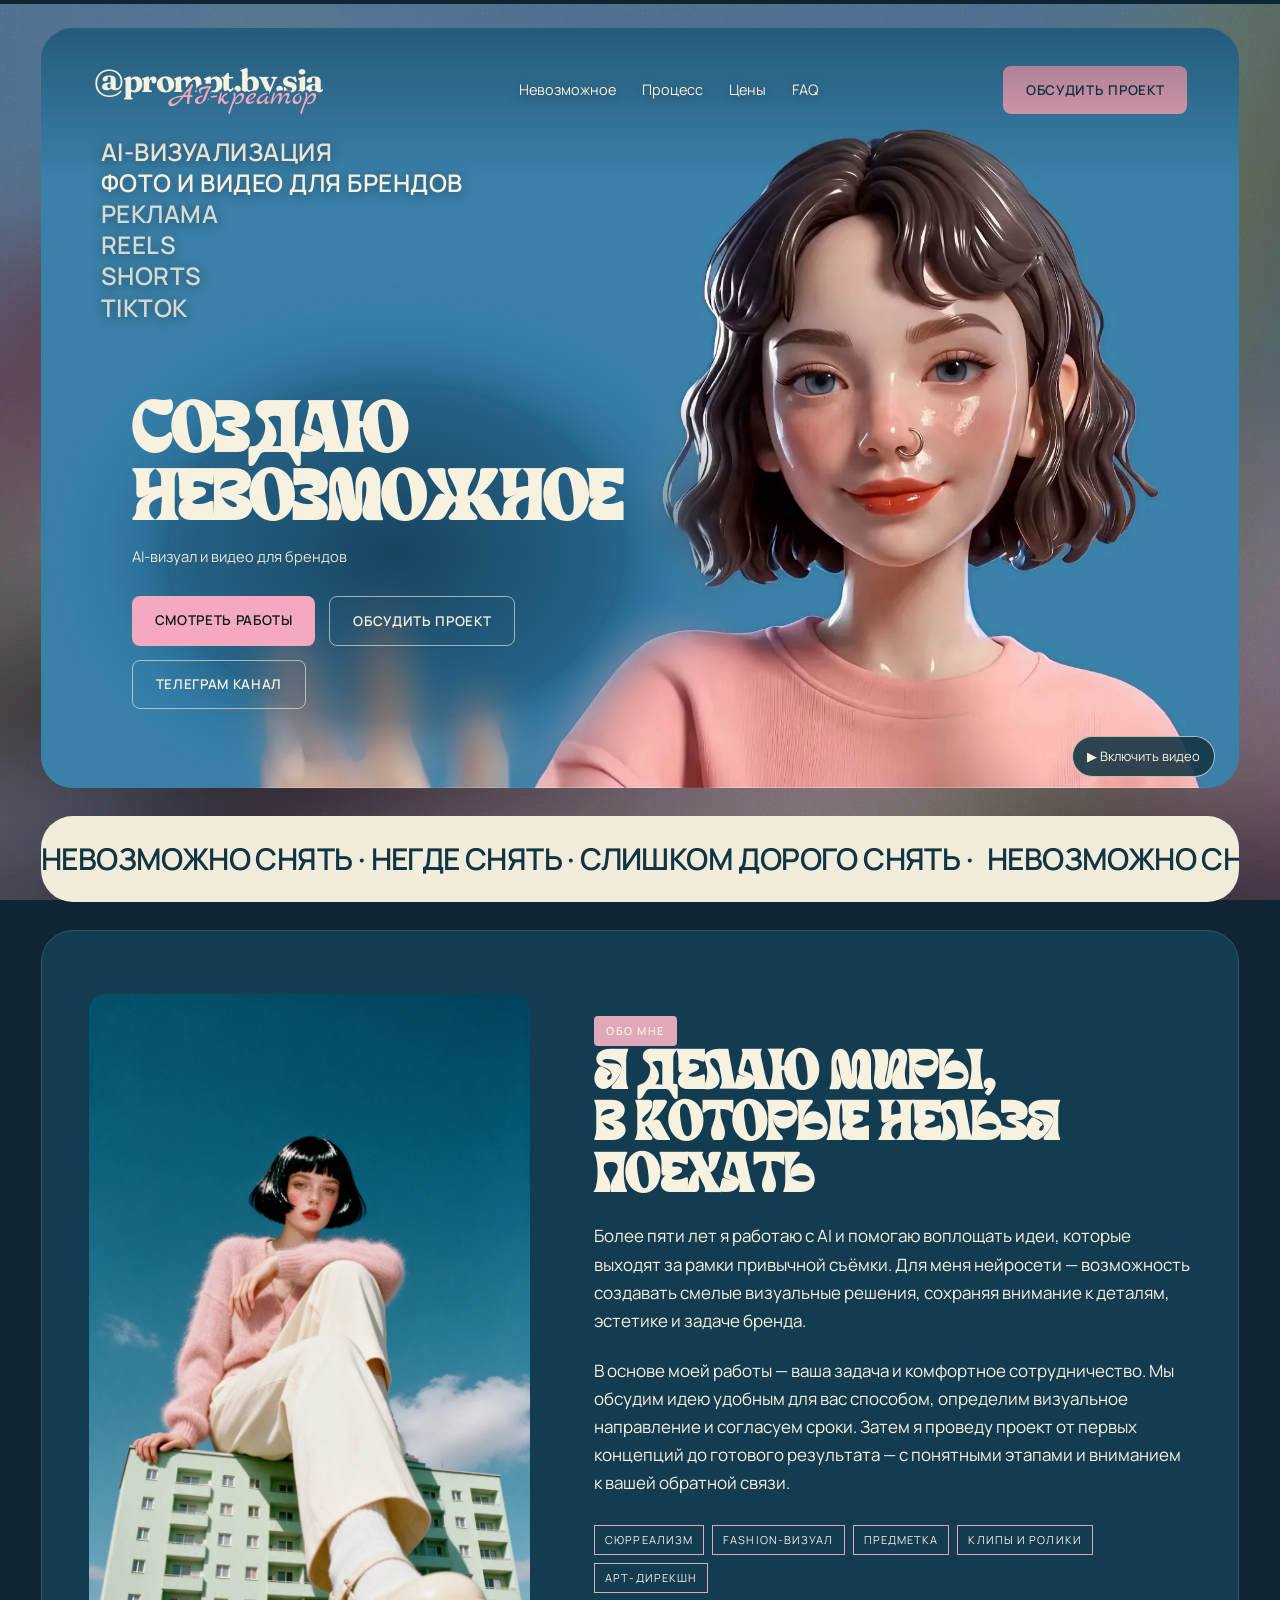
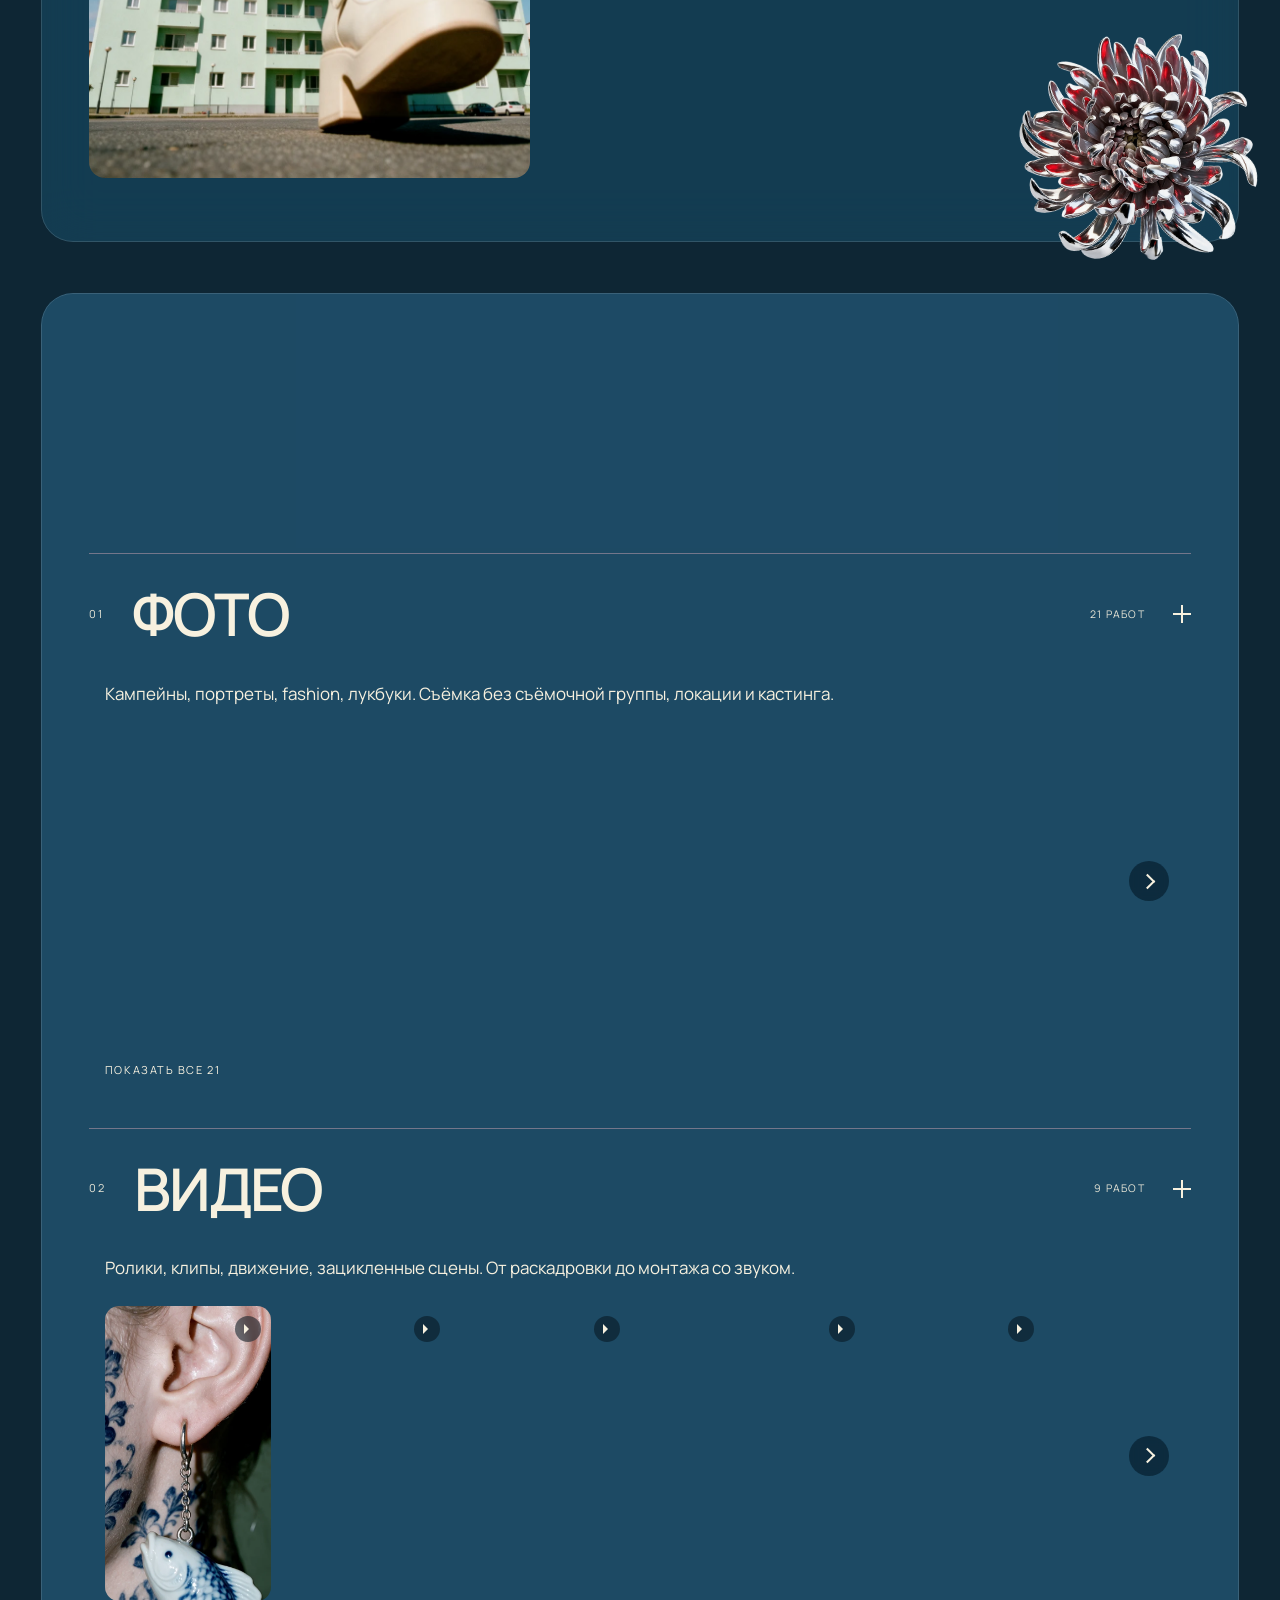
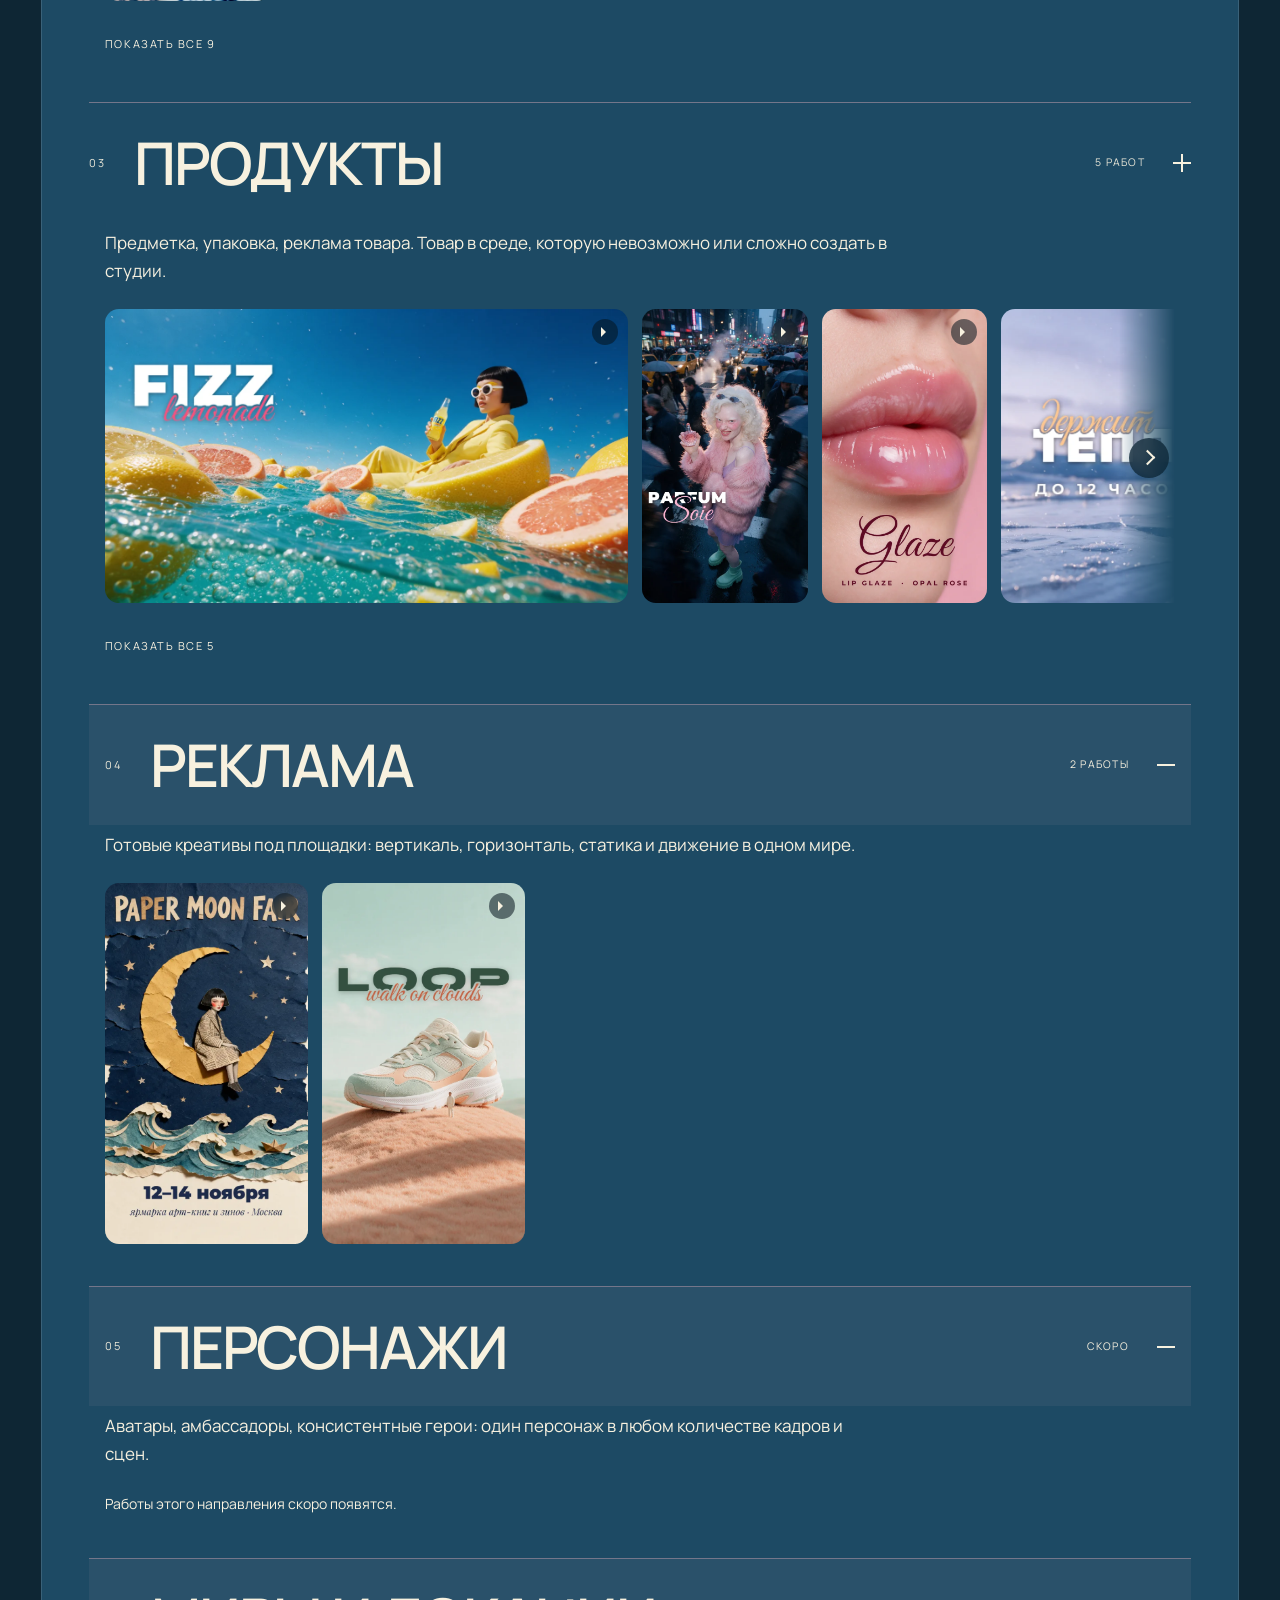
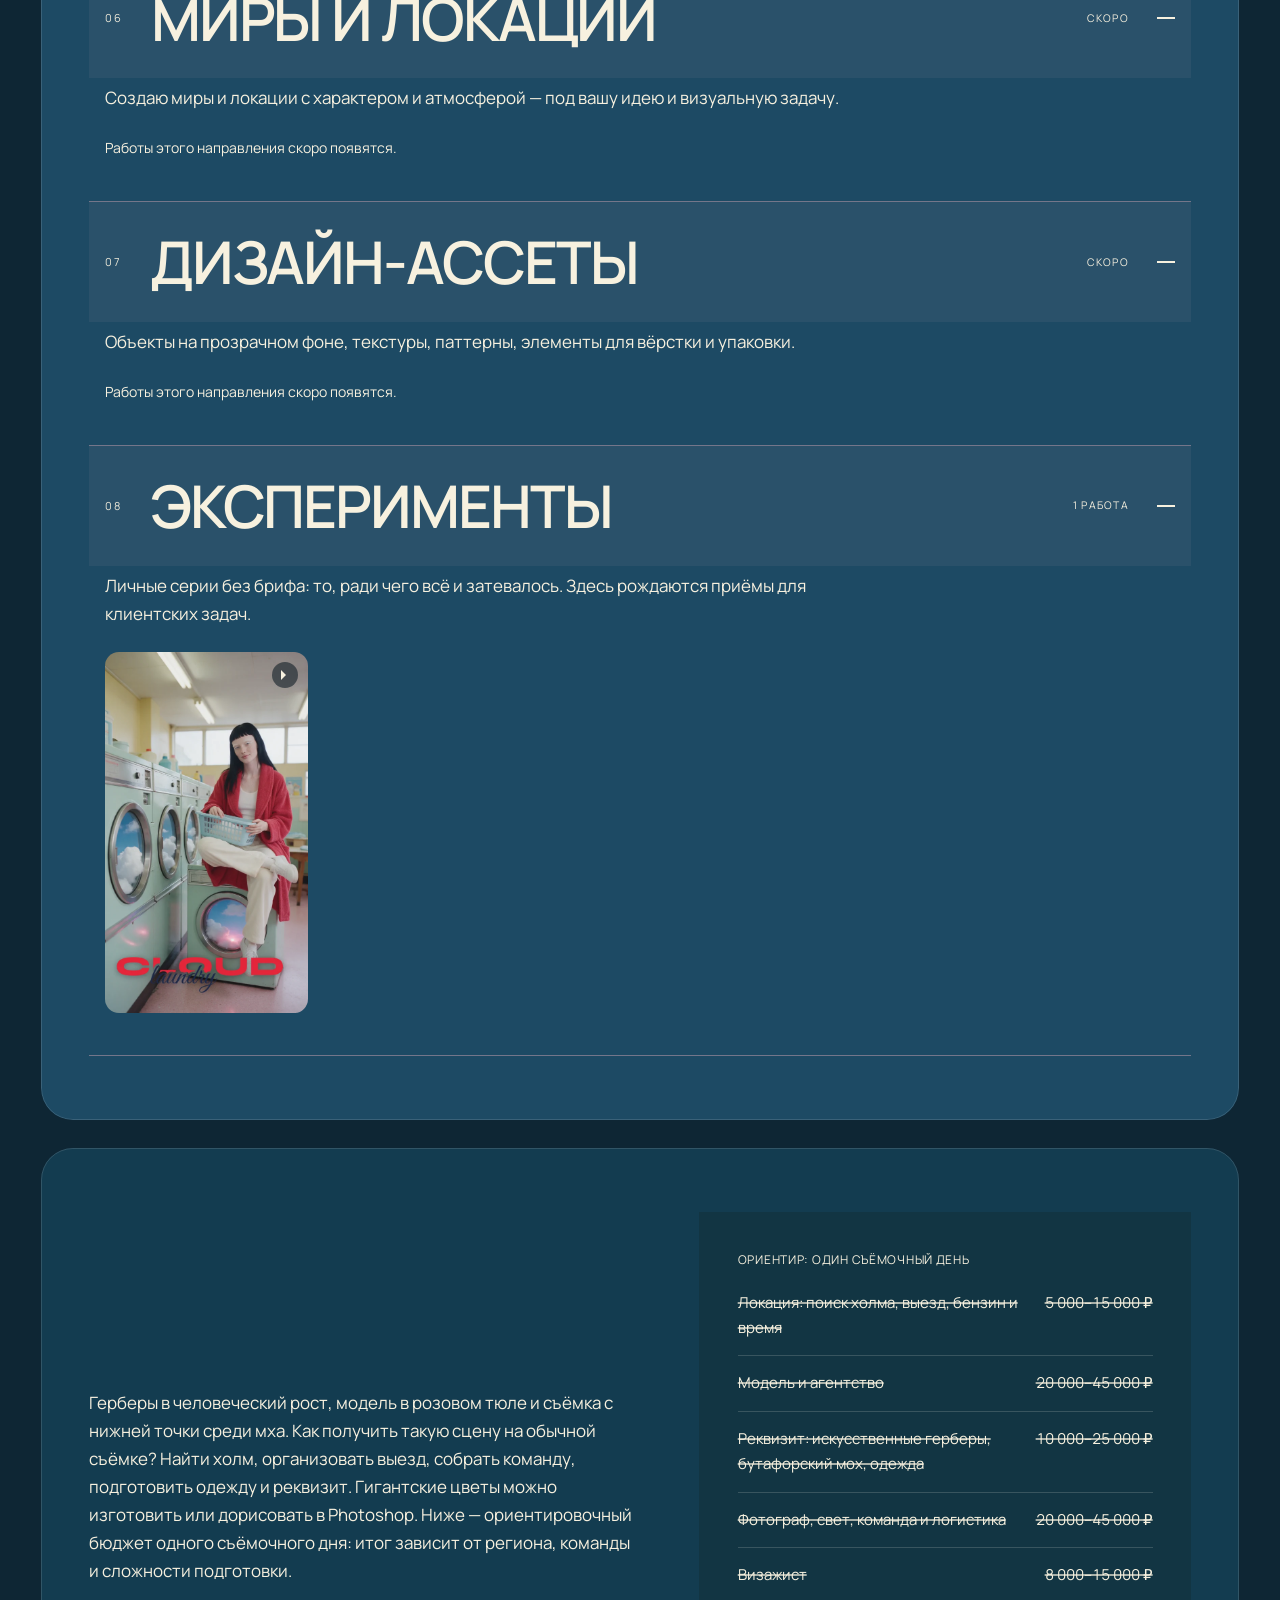
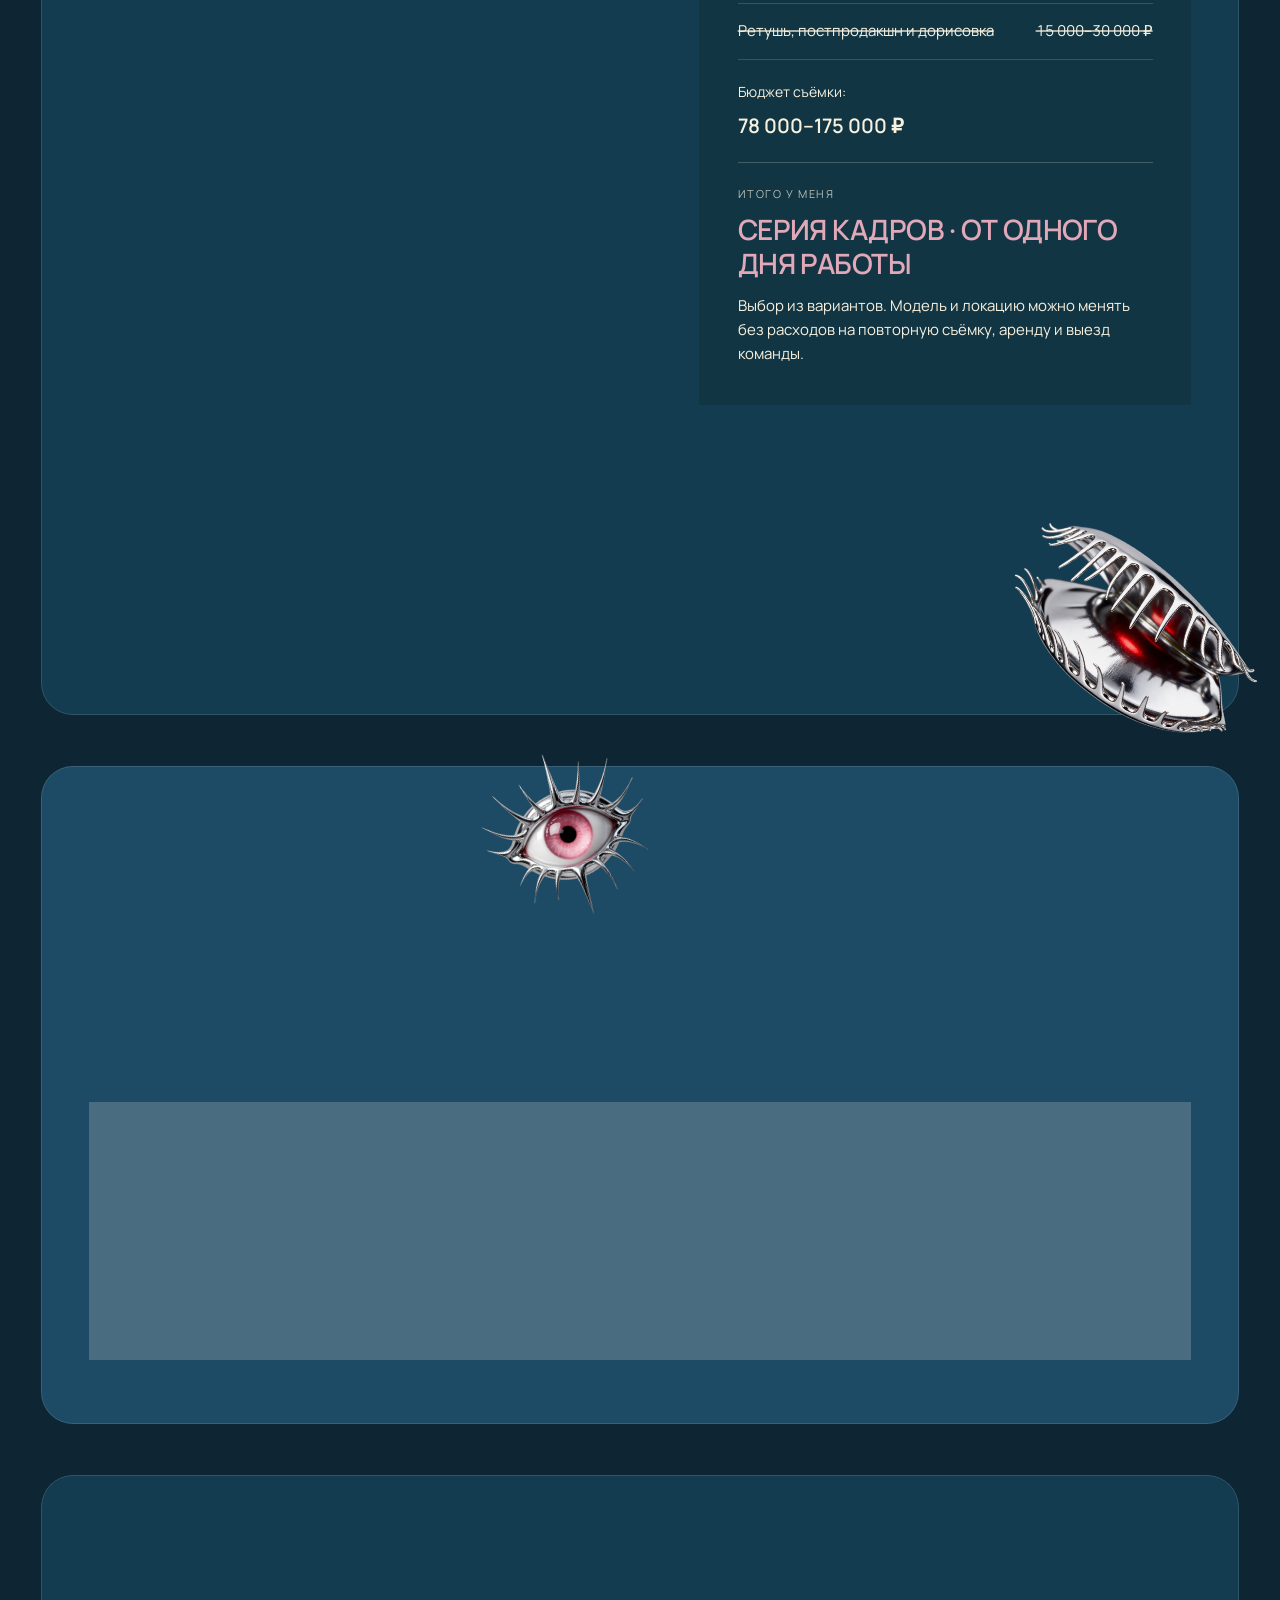
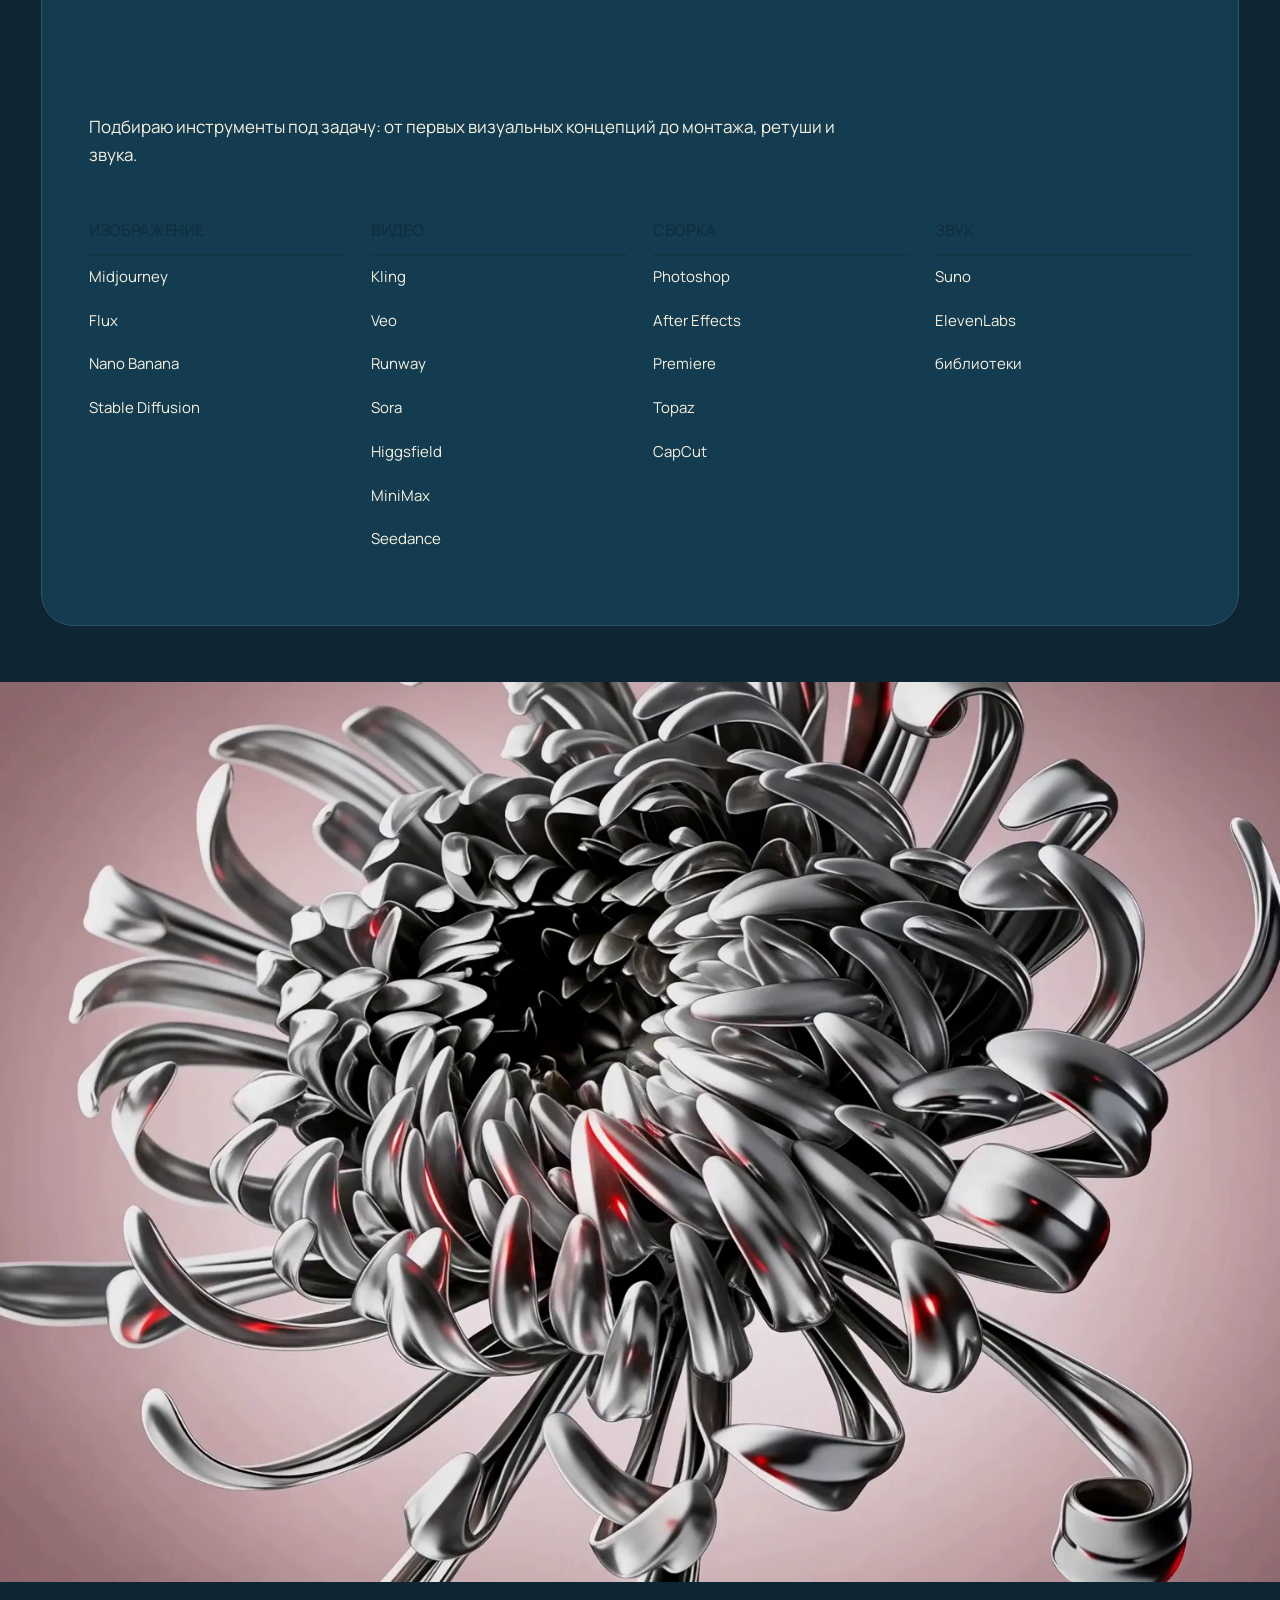
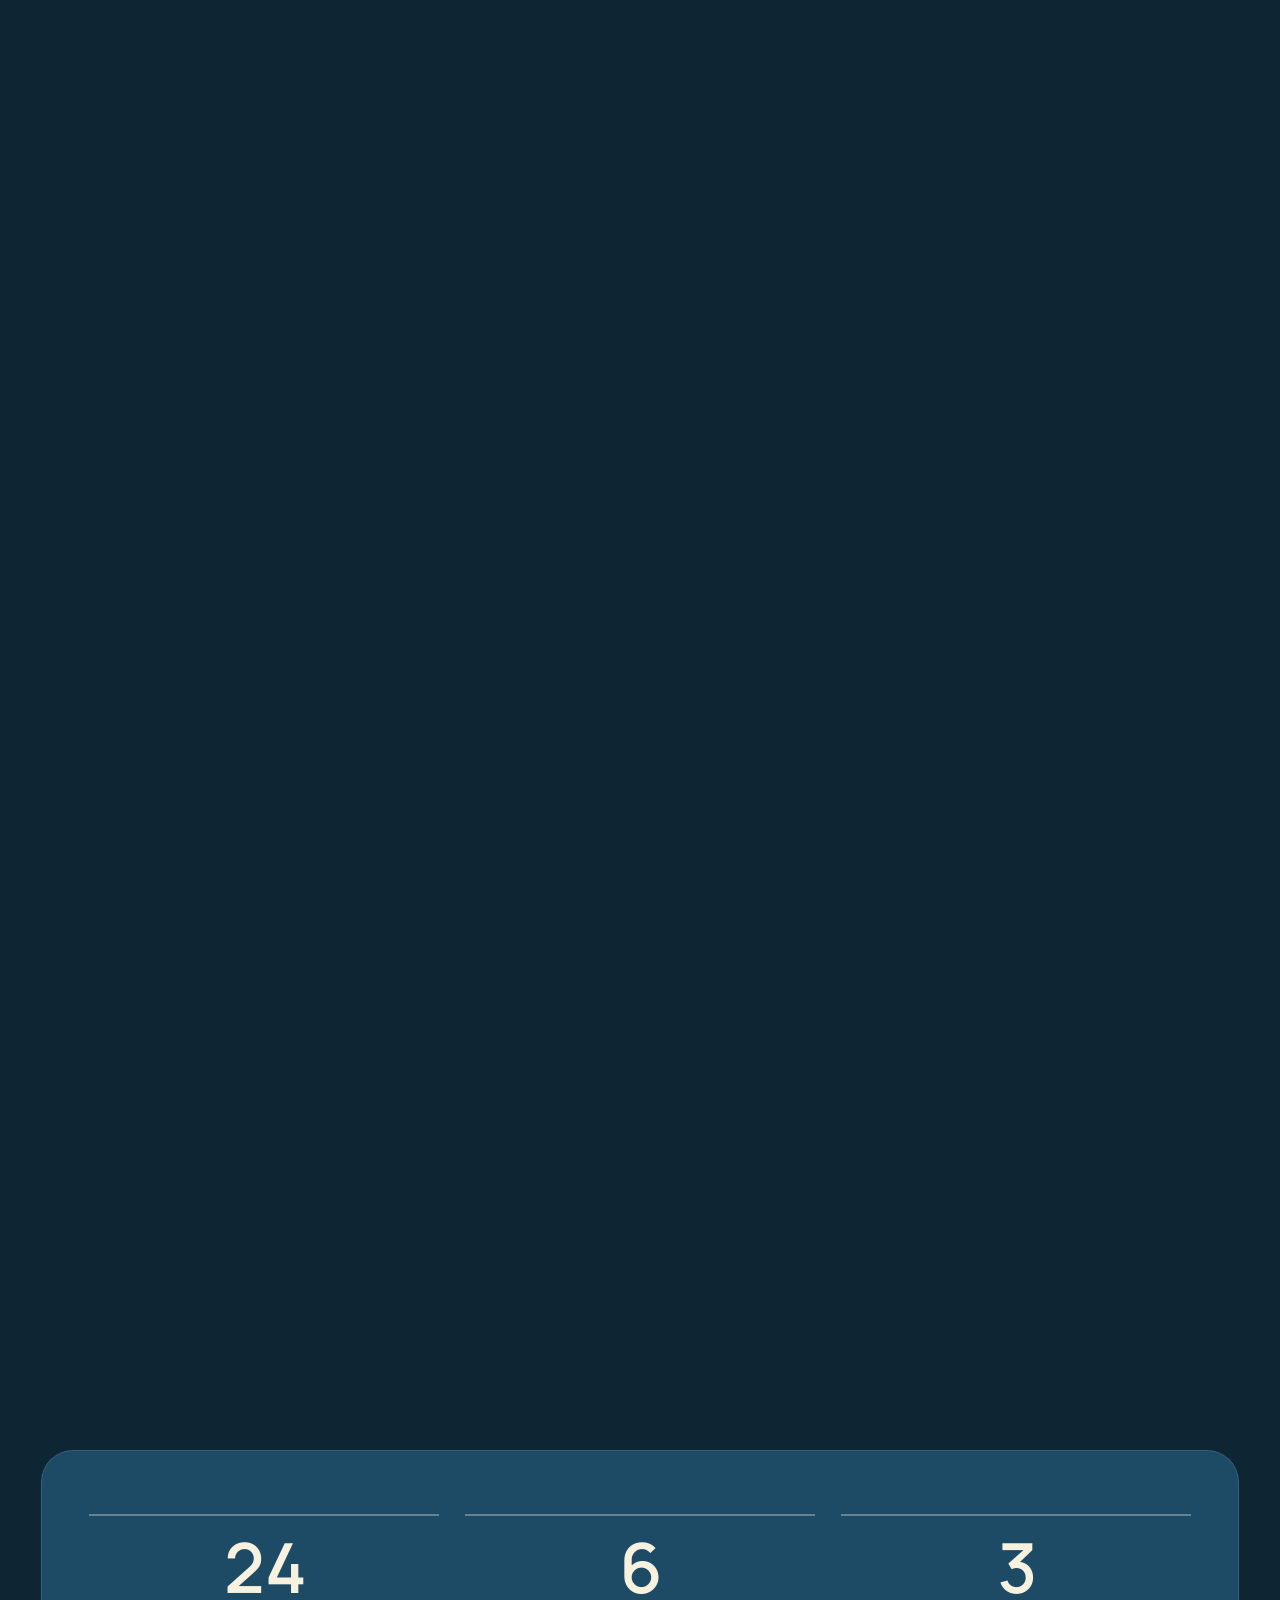
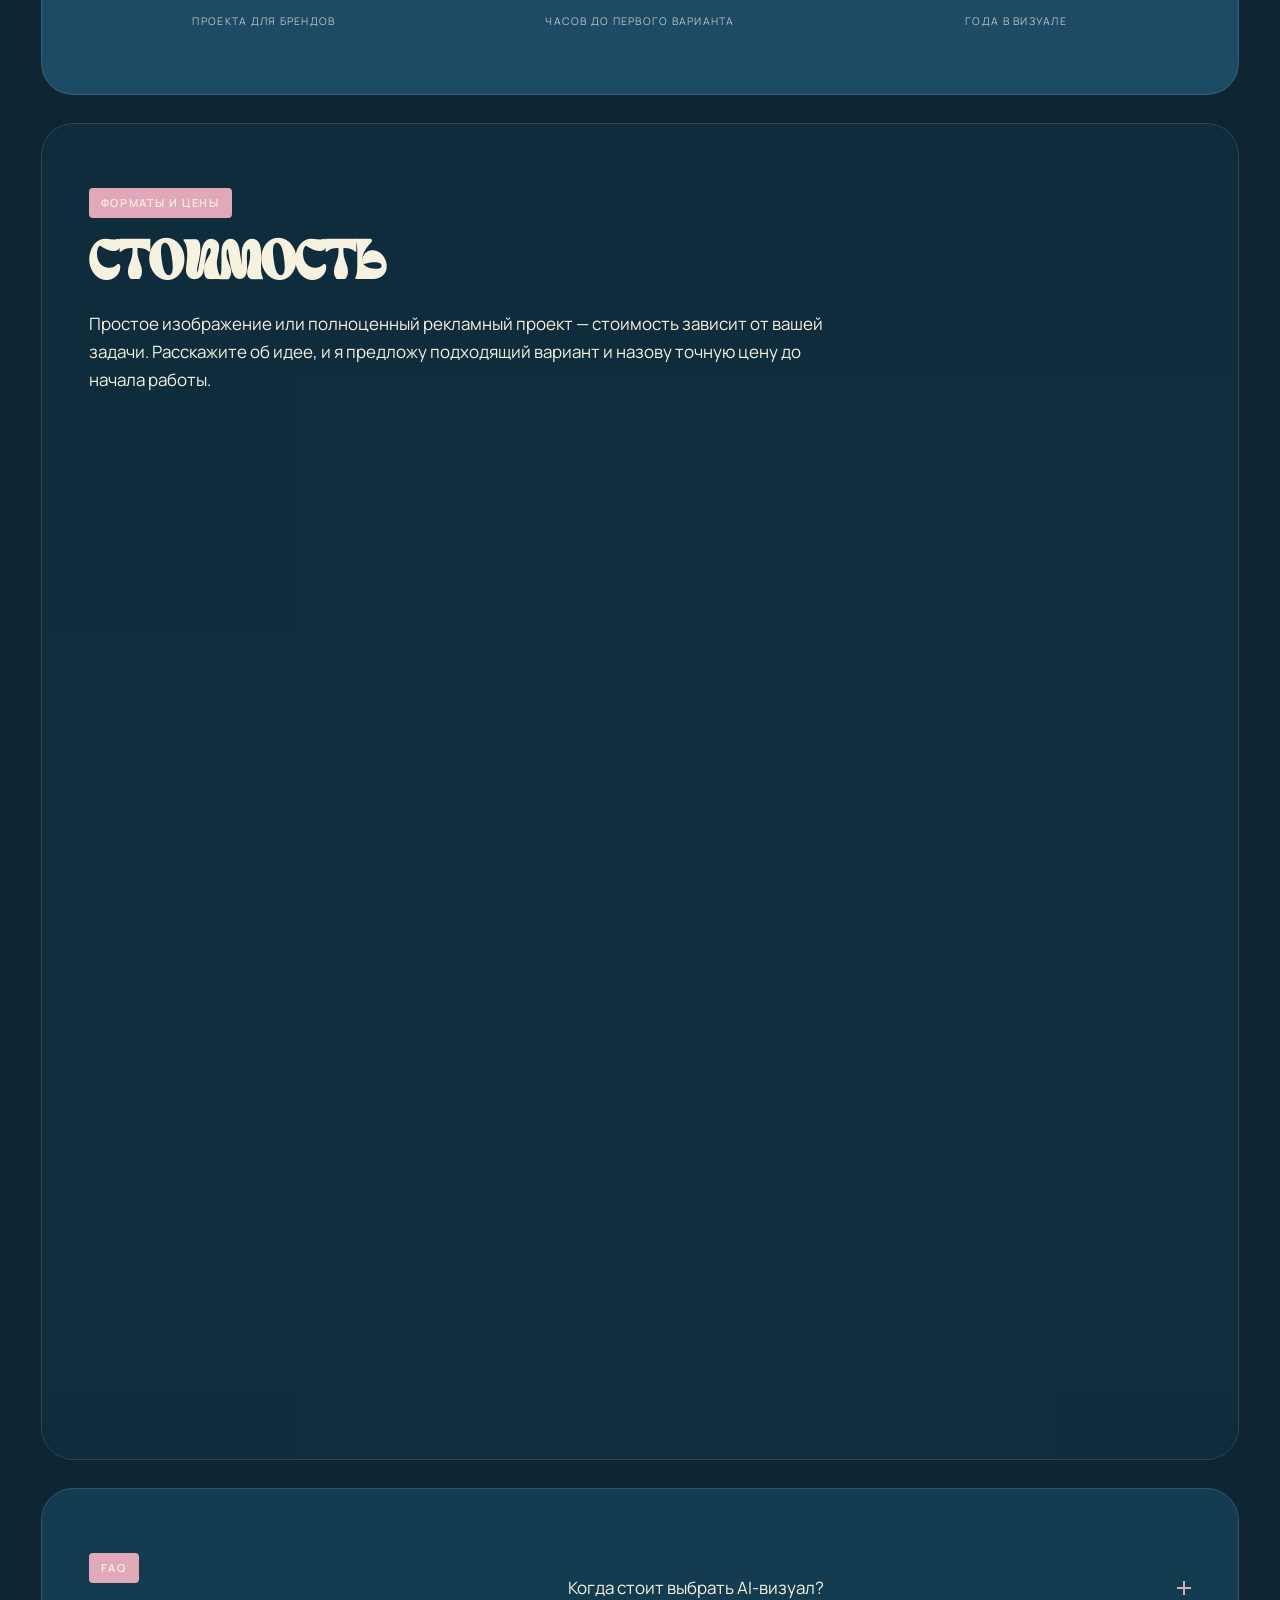
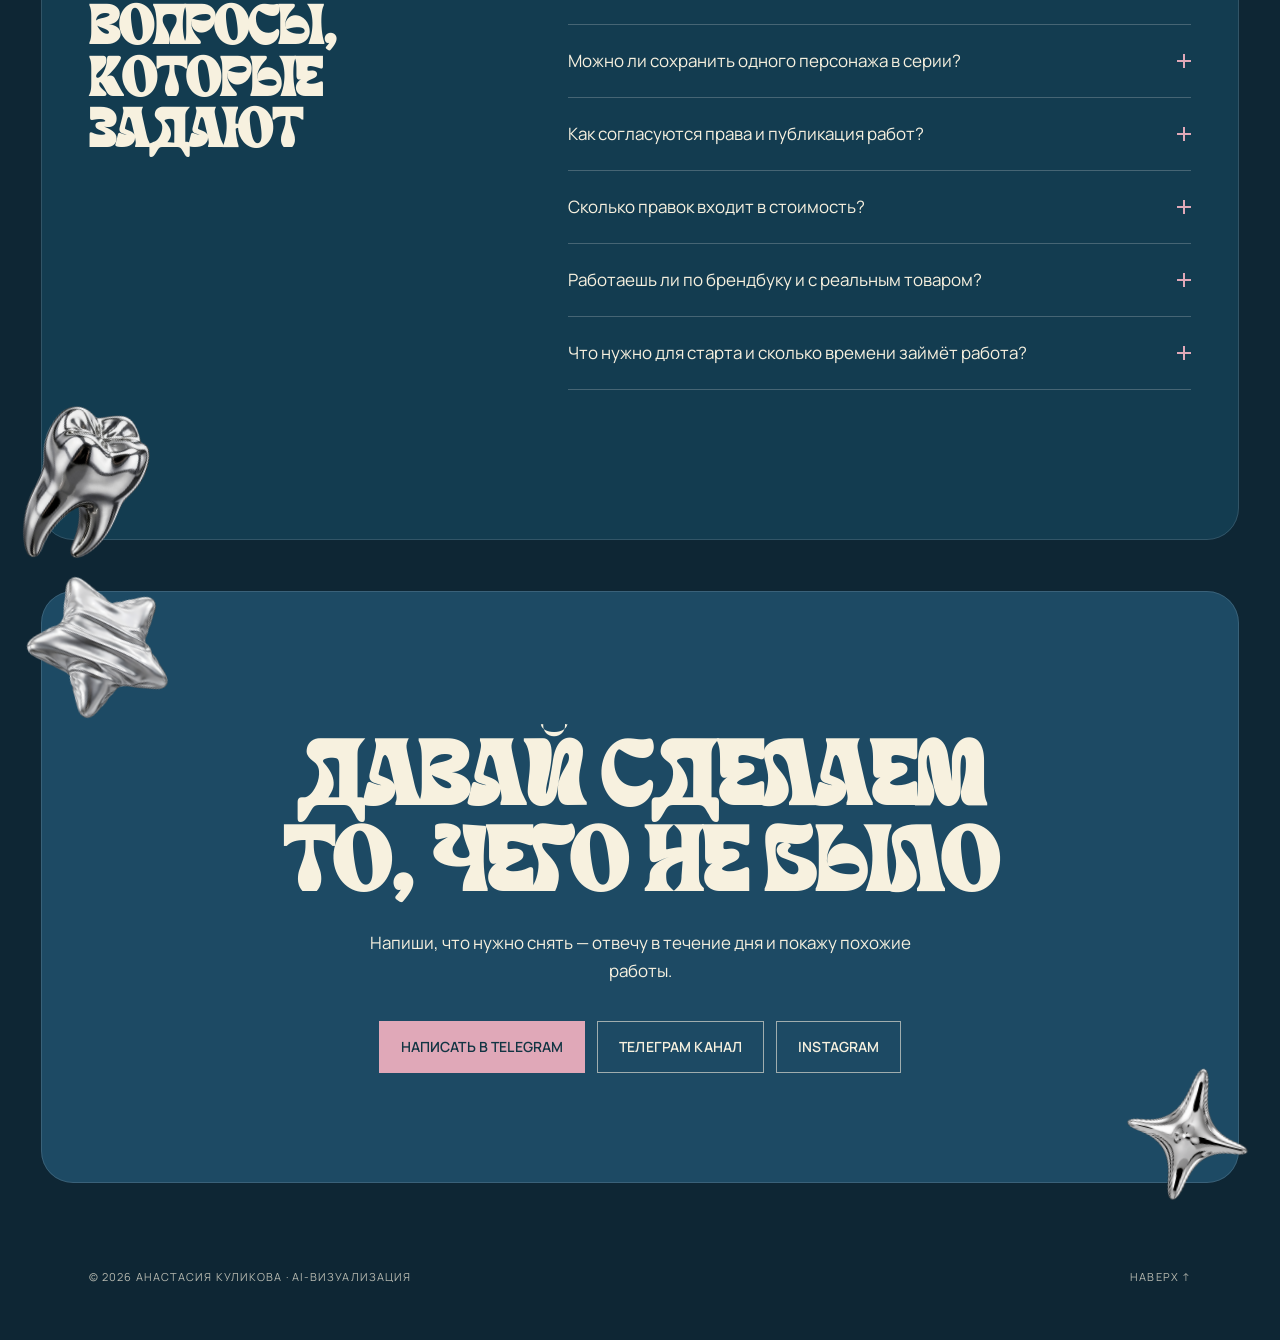
<file: index.html>
<!DOCTYPE html>
<html lang="ru">
<head>
<meta charset="utf-8">
<meta name="viewport" content="width=device-width, initial-scale=1">
<meta name="color-scheme" content="dark">
<title>Анастасия Куликова — AI-креатор | Изображения и видео для брендов</title>
<meta name="description" content="Анастасия Куликова — AI-креатор. Изображения для товаров, каталогов и рекламы, короткие ролики и имиджевое видео. Стоимость проекта согласуем до начала работы.">

<link rel="icon" type="image/png" sizes="64x64" href="public/img/icons/favicon-64.png?v=star-1">
<link rel="icon" type="image/x-icon" href="public/img/icons/favicon.ico?v=star-1">
<link rel="apple-touch-icon" sizes="180x180" href="public/img/icons/apple-touch-icon.png?v=star-1">
<link rel="canonical" href="https://anastasia.pics/">
<meta name="robots" content="index, follow, max-image-preview:large">
<meta name="theme-color" content="#123543">
<meta property="og:type" content="website">
<meta property="og:locale" content="ru_RU">
<meta property="og:site_name" content="Анастасия Куликова — AI-креатор">
<meta property="og:title" content="AI-изображения и видео для брендов — Анастасия Куликова">
<meta property="og:description" content="От одного кадра до рекламного проекта. Создаю визуальные миры, изображения товаров и AI-видео. Обсудим вашу идею в Telegram.">
<meta property="og:url" content="https://anastasia.pics/">
<meta property="og:image" content="https://anastasia.pics/public/img/cases/ph-17-glide.webp">
<meta property="og:image:type" content="image/webp">
<meta property="og:image:width" content="1200">
<meta property="og:image:height" content="675">
<meta property="og:image:alt" content="GLIDE — сюрреалистичный рекламный визуал из портфолио Анастасии Куликовой">
<meta name="twitter:card" content="summary_large_image">
<meta name="google-site-verification" content="k_ylQPC1gk4GaITkyP332a84MEHCinvS6MO57m6rmag">
<!-- Site verification tags are inserted here by scripts/configure-services.py. -->
<script type="application/ld+json">{
  "@context": "https://schema.org",
  "@graph": [
    {
      "@type": "Person",
      "@id": "https://anastasia.pics/#creator",
      "name": "Анастасия Куликова",
      "alternateName": "@prompt.by.sia",
      "jobTitle": "AI-креатор",
      "url": "https://anastasia.pics/",
      "sameAs": [
        "https://www.instagram.com/prompt.by.sia/"
      ]
    },
    {
      "@type": "WebSite",
      "@id": "https://anastasia.pics/#website",
      "url": "https://anastasia.pics/",
      "name": "Анастасия Куликова — AI-визуализация",
      "inLanguage": "ru",
      "publisher": {
        "@id": "https://anastasia.pics/#creator"
      }
    },
    {
      "@type": "WebPage",
      "@id": "https://anastasia.pics/#webpage",
      "url": "https://anastasia.pics/",
      "name": "AI-изображения и видео для брендов — Анастасия Куликова",
      "isPartOf": {
        "@id": "https://anastasia.pics/#website"
      },
      "about": {
        "@id": "https://anastasia.pics/#creator"
      },
      "inLanguage": "ru"
    },
    {
      "@type": "Service",
      "name": "AI изображения",
      "description": "Изображения для товаров, соцсетей, каталогов и рекламы.",
      "provider": {
        "@id": "https://anastasia.pics/#creator"
      },
      "url": "https://anastasia.pics/#pricing",
      "offers": {
        "@type": "Offer",
        "url": "https://anastasia.pics/#pricing",
        "priceSpecification": {
          "@type": "PriceSpecification",
          "minPrice": 500,
          "priceCurrency": "RUB"
        }
      }
    },
    {
      "@type": "Service",
      "name": "Короткое AI видео",
      "description": "Подготовка кадров, анимация и монтаж коротких роликов.",
      "provider": {
        "@id": "https://anastasia.pics/#creator"
      },
      "url": "https://anastasia.pics/#pricing",
      "offers": {
        "@type": "Offer",
        "url": "https://anastasia.pics/#pricing",
        "priceSpecification": {
          "@type": "PriceSpecification",
          "minPrice": 5000,
          "priceCurrency": "RUB"
        }
      }
    },
    {
      "@type": "Service",
      "name": "Рекламное и имиджевое видео",
      "description": "Визуальная идея, подготовка кадров, анимация и монтаж для брендов.",
      "provider": {
        "@id": "https://anastasia.pics/#creator"
      },
      "url": "https://anastasia.pics/#pricing",
      "offers": {
        "@type": "Offer",
        "url": "https://anastasia.pics/#pricing",
        "priceSpecification": {
          "@type": "PriceSpecification",
          "minPrice": 20000,
          "priceCurrency": "RUB"
        }
      }
    }
  ]
}</script>

<link rel="preload" as="image" href="public/img/hero-poster.webp" fetchpriority="high">
<link rel="stylesheet" href="css/style.css?v=gallery-edge-1">
</head>
<body>

<!-- подложка: размытие и затемнение запечены в bg.webp, filter здесь не вешаем -->
<div class="page-bg"></div>
<div class="progress-track" aria-hidden="true"><div class="progress" id="progress"></div></div>

<dialog class="mobile-menu" id="mobileMenu" aria-labelledby="mobileMenuTitle">
  <div class="mobile-menu__header"><p id="mobileMenuTitle">@prompt.by.sia</p><button class="mobile-menu__close" type="button" aria-label="Закрыть меню" autofocus>×</button></div>
  <nav class="mobile-menu__nav" aria-label="Навигация по сайту">
    <a href="#directions">Мои работы</a>
    <a href="#impossible">Невозможное</a>
    <a href="#process">Процесс</a>
    <a href="#pricing">Стоимость</a>
    <a href="#faq">Вопросы и ответы</a>
  </nav>
  <a class="btn" href="https://t.me/cassiopeianse" target="_blank" rel="noopener noreferrer">Обсудить проект</a>
</dialog>

<div class="page">

<!-- ══ ХИРО: кадр целиком, играет один раз ══ -->
<!-- object-fit: contain — кадр показывается целиком и прижат к низу.
     Поля по бокам заполняет фон секции --bg, он же фон внутри видео,
     поэтому стык не виден. loop не ставить: первый и последний кадры
     не совпадают. autoplay не ставить: запуск делает скрипт ниже,
     после того как выберет источник по плотности пикселей. -->
<section class="hero" id="top">
  <img class="hero__poster" src="public/img/hero-poster.webp" alt="" fetchpriority="high" aria-hidden="true">
  <video class="hero__video" muted playsinline preload="auto"
         poster="public/img/hero-poster.webp"
         data-src-sd="public/video/hero-mobile.mp4"
         data-src-hd="public/video/hero.mp4"></video>
  <button class="hero__play" type="button" hidden>▶ Включить видео</button>

  <!-- Верхнее меню живёт ВНУТРИ карточки шапки: отдельной полосой над ней
       оно разламывает подложку. Позиционирование — в .header. -->
  <header class="header" id="header">
    <a class="logo" href="https://www.instagram.com/prompt.by.sia/" target="_blank" rel="noopener noreferrer" aria-label="@prompt.by.sia — AI-креатор, Instagram"><svg class="logo__art" viewBox="0 0 240 60" aria-hidden="true" focusable="false"><defs><mask id="logo-clearance" maskUnits="userSpaceOnUse" x="-5" y="-5" width="250" height="70" style="mask-type:luminance"><rect x="-5" y="-5" width="250" height="70" fill="white"/><text class="logo__cutout" x="78" y="44">AI-креатор</text></mask></defs><text class="logo__name" x="1" y="32" mask="url(#logo-clearance)">@prompt.by.sia</text><text class="logo__role" x="78" y="44">AI-креатор</text></svg></a>
    <nav class="nav">
      <a href="#impossible">Невозможное</a>
      <a href="#process">Процесс</a>
      <a href="#pricing">Цены</a>
      <a href="#faq">FAQ</a>
    </nav>
    <a class="btn btn--sm" href="https://t.me/cassiopeianse" target="_blank" rel="noopener noreferrer">Обсудить проект</a>
    <button class="burger" id="burger" type="button" aria-label="Открыть меню" aria-expanded="false" aria-controls="mobileMenu" aria-haspopup="dialog"><span></span><span></span></button>
  </header>

  <!-- левая колонка в потоке: список, затем панель. Так они не могут
       наложиться друг на друга при любой высоте карточки. -->
  <div class="hero__content">
  <nav class="hero__nav" aria-label="Направления">
    <a href="#ai">AI-визуализация</a>
    <a href="#brands">Фото и видео для брендов</a>
    <a href="#ads">Реклама</a>
    <a href="#reels">Reels</a>
    <a href="#shorts">Shorts</a>
    <a href="#tiktok">Tiktok</a>
  </nav>

  <div class="hero__panel">
    <span class="hero__glass" aria-hidden="true"></span>
    <div class="hero__copy">
      <h1 class="hero__title">СОЗДАЮ<br>НЕВОЗМОЖНОЕ</h1>
      <p class="hero__sub">AI-визуал и видео для брендов</p>
      <div class="hero__actions">
        <a class="btn btn--primary" href="#works">Смотреть работы</a>
        <a class="btn btn--ghost"   href="https://t.me/cassiopeianse" target="_blank" rel="noopener noreferrer">Обсудить проект</a>
        <a class="btn btn--ghost btn--channel" href="https://t.me/aaautomation" target="_blank" rel="noopener noreferrer">Телеграм канал</a>
      </div>
    </div>
  </div>
  </div><!-- /.hero__content -->
</section>

<!-- Источник выбирается по ФИЗИЧЕСКИМ пикселям: 1440 CSS при dpr 2 — это
     2880 реальных, такому экрану нужен hero.mp4. Скрипт стоит сразу за
     секцией, а не в конце body и не в DOMContentLoaded: иначе постер
     сменится рывком. Обёрнут в IIFE, чтобы hero/video/px не утекали
     в глобальную область — на поведение это не влияет. -->
<script>
  (function () {
    const hero  = document.querySelector('.hero');
    const video = document.querySelector('.hero__video');
    const playButton = hero.querySelector('.hero__play');
    const posterElement = hero.querySelector('.hero__poster');

    // Match the browser-decoded corner color, including the initial poster.
    // A fixed CSS color can differ after video color-space conversion.
    function matchBackground(source) {
      try {
        const canvas = document.createElement('canvas');
        canvas.width = canvas.height = 1;
        const ctx = canvas.getContext('2d', { willReadFrequently: true });
        if (!ctx) return;
        ctx.drawImage(source, 0, 0, 16, 16, 0, 0, 1, 1);
        const [r, g, b] = ctx.getImageData(0, 0, 1, 1).data;
        // A blank/black decoder frame must never replace the blue fallback.
        if (b < 40 || g < 30 || b <= r) return false;
        hero.style.setProperty('--bg', `rgb(${r}, ${g}, ${b})`);
        return true;
      } catch (_) {
        // Keep the poster-matched CSS fallback when pixel access is unavailable.
      }
    }

    if (video) {
      const poster = new Image();
      poster.onload = () => { if (!hero.classList.contains('hero--video-ready')) matchBackground(poster); };
      poster.src = video.poster;
      let playbackStarted = false;
      const revealVideo = () => {
        if (hero.classList.contains('hero--video-ready') || !playbackStarted || video.readyState < 2 || video.paused) return;
        matchBackground(video);
        hero.classList.add('hero--video-ready');
        playButton.hidden = true;
      };
      video.addEventListener('loadeddata', revealVideo);
      video.addEventListener('timeupdate', revealVideo);
      video.addEventListener('playing', () => {
        playbackStarted = true;
        playButton.hidden = true;
        if (video.requestVideoFrameCallback) video.requestVideoFrameCallback(revealVideo);
        else revealVideo();
      });
      video.addEventListener('error', () => hero.classList.remove('hero--video-ready'));
    }

    if (video && !window.matchMedia('(prefers-reduced-motion: reduce)').matches) {
      video.muted = video.defaultMuted = true;
      video.playsInline = true;
      video.setAttribute('webkit-playsinline', '');
      const px = window.innerWidth * (window.devicePixelRatio || 1);
      video.src = video.dataset[px > 1400 ? 'srcHd' : 'srcSd'];
      video.play().catch(() => { playButton.hidden = false; });

      function positionPlayButton() {
        playButton.style.top = (posterElement.offsetTop + posterElement.offsetHeight - 52) + 'px';
      }
      if ('ResizeObserver' in window) new ResizeObserver(positionPlayButton).observe(posterElement);
      else window.addEventListener('resize', positionPlayButton);
      positionPlayButton();
      video.addEventListener('ended', () => {
        playButton.textContent = '↻ Повторить видео';
        playButton.hidden = false;
      });
      playButton.addEventListener('click', () => {
        video.muted = true;
        if (video.ended) video.currentTime = 0;
        video.play().catch(() => { playButton.hidden = false; });
      });
      video.addEventListener('canplay', () => {
        if (video.paused && !video.ended) video.play().catch(() => { playButton.hidden = false; });
      }, { once: true });
      hero.addEventListener('mouseenter', () => {
        if (!video.paused) return;
        video.currentTime = 0;
        video.play().catch(() => { playButton.hidden = false; });
      });
    }
  })();
</script>

<!-- ══ БЕГУЩАЯ СТРОКА ══ -->
<div class="marquee" aria-hidden="true">
  <div class="marquee__track">
    <div class="marquee__group"><span>невозможно снять · негде снять · слишком дорого снять ·</span><span>невозможно снять · негде снять · слишком дорого снять ·</span></div>
    <div class="marquee__group"><span>невозможно снять · негде снять · слишком дорого снять ·</span><span>невозможно снять · негде снять · слишком дорого снять ·</span></div>
  </div>
</div>

<!-- ══ ОБО МНЕ ══ -->
<section class="section section--teal section--decor" id="about">
  <img class="decor decor--flower" src="public/img/decor/flower.webp" width="2048" height="2048" alt="" aria-hidden="true" loading="lazy" decoding="async" draggable="false">
  <div class="shell about">
    <img class="about__media reveal" src="public/img/about.webp"
         width="900" height="1600" loading="lazy" decoding="async"
         alt="Девушка-великанша сидит на жилом доме, съёмка с нижней точки">
    <div class="about__text">
      <p class="tag reveal">Обо мне</p>
      <h2 class="section__title reveal">Я делаю миры,<br>в которые нельзя поехать</h2>
      <p class="reveal">Более пяти лет я работаю с AI и помогаю воплощать идеи, которые выходят за рамки привычной съёмки. Для меня нейросети — возможность создавать смелые визуальные решения, сохраняя внимание к деталям, эстетике и задаче бренда.</p>
      <p class="reveal">В основе моей работы — ваша задача и комфортное сотрудничество. Мы обсудим идею удобным для вас способом, определим визуальное направление и согласуем сроки. Затем я проведу проект от первых концепций до готового результата — с понятными этапами и вниманием к вашей обратной связи.</p>
      <ul class="chips reveal">
        <li>сюрреализм</li><li>fashion-визуал</li><li>предметка</li><li>клипы и ролики</li><li>арт-дирекшн</li>
      </ul>
    </div>
  </div>
</section>

<!-- ══ НАПРАВЛЕНИЯ (раскрывающиеся строки) ══ -->
<section class="section section--blue" id="directions">
  <div class="shell">
    <div class="dirs__head">
      <div>
        <p class="tag reveal">Направления</p>
        <h2 class="section__title reveal">Что я<br>снимаю</h2>
      </div>
      <div class="dirs__tools reveal">
        <button class="linkbtn" id="expandAll">Раскрыть все</button>
        <button class="linkbtn" id="collapseAll">Свернуть все</button>
      </div>
    </div>

    <div class="dirs" id="dirs">
      <div class="drow is-peek" data-key="photo">
        <button class="drow__bar" aria-expanded="false" aria-controls="panel-photo">
          <span class="drow__no">01</span>
          <span class="drow__name">Фото</span>
          <span class="drow__count">21 работ</span>
          <span class="drow__icon" aria-hidden="true"></span>
        </button>
        <div class="drow__panel" id="panel-photo" role="region">
          <div class="drow__inner">
            <p class="drow__desc">Кампейны, портреты, fashion, лукбуки. Съёмка без съёмочной группы, локации и кастинга.</p>
            <div class="dstrip">
              <div class="dgrid">
                <article class="work">
                  <button class="work__btn" type="button"
                          data-brand="KNOT" data-type="Кампейн, вид сверху">
                    <img class="work__img" src="public/img/cases/ph-18-knot.webp" alt="KNOT — Кампейн, вид сверху"
                         width="600" height="900" loading="lazy" decoding="async">
                    <span class="work__cap"><b>KNOT</b><small>Кампейн, вид сверху</small></span>
                  </button>
                </article>
                <article class="work">
                  <button class="work__btn" type="button"
                          data-brand="NIGHTSHIFT" data-type="Ночной кампейн">
                    <img class="work__img" src="public/img/cases/ph-08-nightshift.webp" alt="NIGHTSHIFT — Ночной кампейн"
                         width="600" height="900" loading="lazy" decoding="async">
                    <span class="work__cap"><b>NIGHTSHIFT</b><small>Ночной кампейн</small></span>
                  </button>
                </article>
                <article class="work">
                  <button class="work__btn" type="button"
                          data-brand="HEX" data-type="Key visual">
                    <img class="work__img" src="public/img/cases/ph-03-hex.webp" alt="HEX — Key visual"
                         width="600" height="800" loading="lazy" decoding="async">
                    <span class="work__cap"><b>HEX</b><small>Key visual</small></span>
                  </button>
                </article>
                <article class="work">
                  <button class="work__btn" type="button"
                          data-brand="ДЕРЗКО" data-type="Бьюти-кампейн">
                    <img class="work__img" src="public/img/cases/ph-02.webp" alt="ДЕРЗКО — Бьюти-кампейн"
                         width="600" height="800" loading="lazy" decoding="async">
                    <span class="work__cap"><b>ДЕРЗКО</b><small>Бьюти-кампейн</small></span>
                  </button>
                </article>
                <article class="work">
                  <button class="work__btn" type="button"
                          data-brand="CREMA CLUB" data-type="Флаер открытия">
                    <img class="work__img" src="public/img/cases/ph-11-crema-club.webp" alt="CREMA CLUB — Флаер открытия"
                         width="600" height="1067" loading="lazy" decoding="async">
                    <span class="work__cap"><b>CREMA CLUB</b><small>Флаер открытия</small></span>
                  </button>
                </article>
                <article class="work">
                  <button class="work__btn" type="button"
                          data-brand="SOIE" data-type="Кадр кампании">
                    <img class="work__img" src="public/img/cases/ph-04-soie.webp" alt="SOIE — Кадр кампании"
                         width="600" height="1067" loading="lazy" decoding="async">
                    <span class="work__cap"><b>SOIE</b><small>Кадр кампании</small></span>
                  </button>
                </article>
                <article class="work work--wide">
                  <button class="work__btn" type="button"
                          data-brand="FIZZ" data-type="Key visual">
                    <img class="work__img" src="public/img/cases/ph-01-fizz.webp" alt="FIZZ — Key visual 16x9"
                         width="1200" height="675" loading="lazy" decoding="async">
                    <span class="work__cap"><b>FIZZ</b><small>Key visual 16x9</small></span>
                  </button>
                </article>
                <article class="work">
                  <button class="work__btn" type="button"
                          data-brand="PETALE" data-type="Бьюти-макро">
                    <img class="work__img" src="public/img/cases/ph-05-petale.webp" alt="PETALE — Бьюти-макро"
                         width="600" height="900" loading="lazy" decoding="async">
                    <span class="work__cap"><b>PETALE</b><small>Бьюти-макро</small></span>
                  </button>
                </article>
                <article class="work">
                  <button class="work__btn" type="button"
                          data-brand="AIRY" data-type="Сюр-кампейн">
                    <img class="work__img" src="public/img/cases/ph-06-airy.webp" alt="AIRY — Сюр-кампейн"
                         width="600" height="1067" loading="lazy" decoding="async">
                    <span class="work__cap"><b>AIRY</b><small>Сюр-кампейн</small></span>
                  </button>
                </article>
                <article class="work">
                  <button class="work__btn" type="button"
                          data-brand="SOFT MATTER" data-type="Постер">
                    <img class="work__img" src="public/img/cases/ph-07-soft-matter.webp" alt="SOFT MATTER — Постер"
                         width="600" height="800" loading="lazy" decoding="async">
                    <span class="work__cap"><b>SOFT MATTER</b><small>Постер</small></span>
                  </button>
                </article>
                <article class="work">
                  <button class="work__btn" type="button"
                          data-brand="AETHEL" data-type="Предметка">
                    <img class="work__img" src="public/img/cases/ph-09-aethel.webp" alt="AETHEL — Предметка"
                         width="600" height="800" loading="lazy" decoding="async">
                    <span class="work__cap"><b>AETHEL</b><small>Предметка</small></span>
                  </button>
                </article>
                <article class="work">
                  <button class="work__btn" type="button"
                          data-brand="Hotter" data-type="Студийный пэкшот">
                    <img class="work__img" src="public/img/cases/ph-10-hotter.webp" alt="Hotter — Студийный пэкшот"
                         width="600" height="800" loading="lazy" decoding="async">
                    <span class="work__cap"><b>Hotter</b><small>Студийный пэкшот</small></span>
                  </button>
                </article>
                <article class="work">
                  <button class="work__btn" type="button"
                          data-brand="LAIT" data-type="Key visual">
                    <img class="work__img" src="public/img/cases/ph-12-lait.webp" alt="LAIT — Key visual"
                         width="600" height="900" loading="lazy" decoding="async">
                    <span class="work__cap"><b>LAIT</b><small>Key visual</small></span>
                  </button>
                </article>
                <article class="work">
                  <button class="work__btn" type="button"
                          data-brand="OVERSIZE" data-type="Сюр-гигантизм">
                    <img class="work__img" src="public/img/cases/ph-13-oversize.webp" alt="OVERSIZE — Сюр-гигантизм"
                         width="600" height="800" loading="lazy" decoding="async">
                    <span class="work__cap"><b>OVERSIZE</b><small>Сюр-гигантизм</small></span>
                  </button>
                </article>
                <article class="work">
                  <button class="work__btn" type="button"
                          data-brand="CLOUD LAUNDRY" data-type="Fashion-редакционная">
                    <img class="work__img" src="public/img/cases/ph-14-cloud-laundry.webp" alt="CLOUD LAUNDRY — Fashion-редакционная"
                         width="600" height="1067" loading="lazy" decoding="async">
                    <span class="work__cap"><b>CLOUD LAUNDRY</b><small>Fashion-редакционная</small></span>
                  </button>
                </article>
                <article class="work">
                  <button class="work__btn" type="button"
                          data-brand="NUAGE" data-type="Сюр-имидж">
                    <img class="work__img" src="public/img/cases/ph-15-nuage.webp" alt="NUAGE — Сюр-имидж"
                         width="600" height="1067" loading="lazy" decoding="async">
                    <span class="work__cap"><b>NUAGE</b><small>Сюр-имидж</small></span>
                  </button>
                </article>
                <article class="work">
                  <button class="work__btn" type="button"
                          data-brand="STRAND" data-type="Кампейн">
                    <img class="work__img" src="public/img/cases/ph-16-strand.webp" alt="STRAND — Кампейн"
                         width="600" height="900" loading="lazy" decoding="async">
                    <span class="work__cap"><b>STRAND</b><small>Кампейн</small></span>
                  </button>
                </article>
                <article class="work work--wide">
                  <button class="work__btn" type="button"
                          data-brand="GLIDE" data-type="Сюр key visual">
                    <img class="work__img" src="public/img/cases/ph-17-glide.webp" alt="GLIDE — Сюр key visual 16x9"
                         width="1200" height="675" loading="lazy" decoding="async">
                    <span class="work__cap"><b>GLIDE</b><small>Сюр key visual 16x9</small></span>
                  </button>
                </article>
                <article class="work">
                  <button class="work__btn" type="button"
                          data-brand="PLUMA" data-type="Сюр-кампейн">
                    <img class="work__img" src="public/img/cases/ph-19-pluma.webp" alt="PLUMA — Сюр-кампейн"
                         width="600" height="800" loading="lazy" decoding="async">
                    <span class="work__cap"><b>PLUMA</b><small>Сюр-кампейн</small></span>
                  </button>
                </article>
                <article class="work">
                  <button class="work__btn" type="button"
                          data-brand="SUCRE" data-type="Сюр-кампейн">
                    <img class="work__img" src="public/img/cases/ph-20-sucre.webp" alt="SUCRE — Сюр-кампейн"
                         width="600" height="1067" loading="lazy" decoding="async">
                    <span class="work__cap"><b>SUCRE</b><small>Сюр-кампейн</small></span>
                  </button>
                </article>
                <article class="work work--wide">
                  <button class="work__btn" type="button"
                          data-brand="NACRE" data-type="Hero для сайта">
                    <img class="work__img" src="public/img/cases/ph-21-nacre.webp" alt="NACRE — Hero для сайта 16x9"
                         width="1200" height="675" loading="lazy" decoding="async">
                    <span class="work__cap"><b>NACRE</b><small>Hero для сайта 16x9</small></span>
                  </button>
                </article>
              </div>
            </div>
            <button class="drow__all linkbtn" type="button">Показать все 21</button>
          </div>
        </div>
      </div>

      <div class="drow is-peek" data-key="video">
        <button class="drow__bar" aria-expanded="false" aria-controls="panel-video">
          <span class="drow__no">02</span>
          <span class="drow__name">Видео</span>
          <span class="drow__count">9 работ</span>
          <span class="drow__icon" aria-hidden="true"></span>
        </button>
        <div class="drow__panel" id="panel-video" role="region">
          <div class="drow__inner">
            <p class="drow__desc">Ролики, клипы, движение, зацикленные сцены. От раскадровки до монтажа со звуком.</p>
            <div class="dstrip">
              <div class="dgrid">
                <article class="work">
                  <button class="work__btn" type="button"
                          data-src="public/video/cases/17-earrings.mp4"
                          data-brand="Серьги" data-type="Рекламный ролик">
                    <img class="work__img" src="public/img/cases/17-earrings.webp" alt="Серьги — рекламный ролик"
                         width="600" height="1066" loading="lazy" decoding="async">
                    <span class="work__play" aria-hidden="true"></span><span class="work__cap"><b>Серьги</b><small>Рекламный ролик</small></span>
                  </button>
                </article>
                <article class="work">
                  <button class="work__btn" type="button"
                          data-src="public/video/cases/16-bag.mp4"
                          data-brand="Сумка" data-type="Рекламный ролик">
                    <img class="work__img" src="public/img/cases/16-bag.webp" alt="Сумка — рекламный ролик"
                         width="600" height="1066" loading="lazy" decoding="async">
                    <span class="work__play" aria-hidden="true"></span><span class="work__cap"><b>Сумка</b><small>Рекламный ролик</small></span>
                  </button>
                </article>
                <article class="work">
                  <button class="work__btn" type="button"
                          data-src="public/video/cases/15-scale-fashion.mp4"
                          data-brand="Масштаб" data-type="Ролик для бренда одежды">
                    <img class="work__img" src="public/img/cases/15-scale-fashion.webp" alt="Масштаб — ролик для бренда одежды"
                         width="600" height="1066" loading="lazy" decoding="async">
                    <span class="work__play" aria-hidden="true"></span><span class="work__cap"><b>Масштаб</b><small>Ролик для бренда одежды</small></span>
                  </button>
                </article>
                <article class="work">
                  <button class="work__btn" type="button"
                          data-src="public/video/cases/02-hex.mp4"
                          data-brand="HEX" data-type="Fashion-ролик">
                    <img class="work__img" src="public/img/cases/02-hex.webp" alt="HEX — Fashion-ролик"
                         width="600" height="800" loading="lazy" decoding="async">
                    <span class="work__play" aria-hidden="true"></span><span class="work__cap"><b>HEX</b><small>Fashion-ролик</small></span>
                  </button>
                </article>
                <article class="work">
                  <button class="work__btn" type="button"
                          data-src="public/video/cases/05-orbit.mp4"
                          data-brand="ORBIT" data-type="Сюрреалистичный fashion-ролик">
                    <img class="work__img" src="public/img/cases/05-orbit.webp" alt="ORBIT — Сюрреалистичный fashion-ролик"
                         width="600" height="1067" loading="lazy" decoding="async">
                    <span class="work__play" aria-hidden="true"></span><span class="work__cap"><b>ORBIT</b><small>Сюрреалистичный fashion-ролик</small></span>
                  </button>
                </article>
                <article class="work">
                  <button class="work__btn" type="button"
                          data-src="public/video/cases/01-molt.mp4"
                          data-brand="MOLT" data-type="Fashion-ролик">
                    <img class="work__img" src="public/img/cases/01-molt.webp" alt="MOLT — Fashion-ролик"
                         width="600" height="1067" loading="lazy" decoding="async">
                    <span class="work__play" aria-hidden="true"></span><span class="work__cap"><b>MOLT</b><small>Fashion-ролик</small></span>
                  </button>
                </article>
                <article class="work">
                  <button class="work__btn" type="button"
                          data-src="public/video/cases/14-oversize.mp4"
                          data-brand="OVERSIZE" data-type="Сюр-гигантизм, fashion-ролик">
                    <img class="work__img" src="public/img/cases/14-oversize.webp" alt="OVERSIZE — Сюр-гигантизм, fashion-ролик"
                         width="600" height="800" loading="lazy" decoding="async">
                    <span class="work__play" aria-hidden="true"></span><span class="work__cap"><b>OVERSIZE</b><small>Сюр-гигантизм, fashion-ролик</small></span>
                  </button>
                </article>
                <article class="work">
                  <button class="work__btn" type="button"
                          data-src="public/video/cases/03-orbe.mp4"
                          data-brand="ORBE" data-type="Beauty-портрет">
                    <img class="work__img" src="public/img/cases/03-orbe.webp" alt="ORBE — Beauty-портрет"
                         width="600" height="1067" loading="lazy" decoding="async">
                    <span class="work__play" aria-hidden="true"></span><span class="work__cap"><b>ORBE</b><small>Beauty-портрет</small></span>
                  </button>
                </article>
                <article class="work work--wide">
                  <button class="work__btn" type="button"
                          data-src="public/video/cases/08-knot.mp4"
                          data-brand="KNOT" data-type="Имиджевый бренд-фильм">
                    <img class="work__img" src="public/img/cases/08-knot.webp" alt="KNOT — Имиджевый бренд-фильм"
                         width="1200" height="675" loading="lazy" decoding="async">
                    <span class="work__play" aria-hidden="true"></span><span class="work__cap"><b>KNOT</b><small>Имиджевый бренд-фильм</small></span>
                  </button>
                </article>
              </div>
            </div>
            <button class="drow__all linkbtn" type="button">Показать все 9</button>
          </div>
        </div>
      </div>

      <div class="drow is-peek" data-key="product">
        <button class="drow__bar" aria-expanded="false" aria-controls="panel-product">
          <span class="drow__no">03</span>
          <span class="drow__name">Продукты</span>
          <span class="drow__count">5 работ</span>
          <span class="drow__icon" aria-hidden="true"></span>
        </button>
        <div class="drow__panel" id="panel-product" role="region">
          <div class="drow__inner">
            <p class="drow__desc">Предметка, упаковка, реклама товара. Товар в среде, которую невозможно или сложно создать в студии.</p>
            <div class="dstrip">
              <div class="dgrid">
                <article class="work work--wide">
                  <button class="work__btn" type="button"
                          data-src="public/video/cases/10-fizz.mp4"
                          data-brand="FIZZ" data-type="Продуктовый рекламный ролик">
                    <img class="work__img" src="public/img/cases/10-fizz.webp" alt="FIZZ — Продуктовый рекламный ролик"
                         width="1200" height="675" loading="lazy" decoding="async">
                    <span class="work__play" aria-hidden="true"></span><span class="work__cap"><b>FIZZ</b><small>Продуктовый рекламный ролик</small></span>
                  </button>
                </article>
                <article class="work">
                  <button class="work__btn" type="button"
                          data-src="public/video/cases/07-soie.mp4"
                          data-brand="SOIE" data-type="Хук для Reels">
                    <img class="work__img" src="public/img/cases/07-soie.webp" alt="SOIE — Хук для Reels (3 с)"
                         width="600" height="1067" loading="lazy" decoding="async">
                    <span class="work__play" aria-hidden="true"></span><span class="work__cap"><b>SOIE</b><small>Хук для Reels (3 с)</small></span>
                  </button>
                </article>
                <article class="work">
                  <button class="work__btn" type="button"
                          data-src="public/video/cases/04-glaze.mp4"
                          data-brand="GLAZE" data-type="Макро бьюти-ролик">
                    <img class="work__img" src="public/img/cases/04-glaze.webp" alt="GLAZE — Макро бьюти-ролик"
                         width="600" height="1067" loading="lazy" decoding="async">
                    <span class="work__play" aria-hidden="true"></span><span class="work__cap"><b>GLAZE</b><small>Макро бьюти-ролик</small></span>
                  </button>
                </article>
                <article class="work work--wide">
                  <button class="work__btn" type="button"
                          data-src="public/video/cases/06-hotter.mp4"
                          data-brand="Hotter" data-type="Продуктовый рекламный ролик">
                    <img class="work__img" src="public/img/cases/06-hotter.webp" alt="Hotter — Продуктовый рекламный ролик"
                         width="1200" height="675" loading="lazy" decoding="async">
                    <span class="work__play" aria-hidden="true"></span><span class="work__cap"><b>Hotter</b><small>Продуктовый рекламный ролик</small></span>
                  </button>
                </article>
                <article class="work work--wide">
                  <button class="work__btn" type="button"
                          data-src="public/video/cases/11-lume.mp4"
                          data-brand="LUME" data-type="Баннер-луп">
                    <img class="work__img" src="public/img/cases/11-lume.webp" alt="LUME — Баннер-луп"
                         width="1200" height="675" loading="lazy" decoding="async">
                    <span class="work__play" aria-hidden="true"></span><span class="work__cap"><b>LUME</b><small>Баннер-луп</small></span>
                  </button>
                </article>
              </div>
            </div>
            <button class="drow__all linkbtn" type="button">Показать все 5</button>
          </div>
        </div>
      </div>

      <div class="drow is-open" data-key="ads">
        <button class="drow__bar" aria-expanded="true" aria-controls="panel-ads">
          <span class="drow__no">04</span>
          <span class="drow__name">Реклама</span>
          <span class="drow__count">2 работы</span>
          <span class="drow__icon" aria-hidden="true"></span>
        </button>
        <div class="drow__panel" id="panel-ads" role="region">
          <div class="drow__inner">
            <p class="drow__desc">Готовые креативы под площадки: вертикаль, горизонталь, статика и движение в одном мире.</p>
            <div class="dstrip">
              <div class="dgrid">
                <article class="work">
                  <button class="work__btn" type="button"
                          data-src="public/video/cases/09-paper-moon-fair.mp4"
                          data-brand="PAPER MOON FAIR" data-type="Анимированный постер">
                    <img class="work__img" src="public/img/cases/09-paper-moon-fair.webp" alt="PAPER MOON FAIR — Анимированный постер"
                         width="600" height="1067" loading="lazy" decoding="async">
                    <span class="work__play" aria-hidden="true"></span><span class="work__cap"><b>PAPER MOON FAIR</b><small>Анимированный постер</small></span>
                  </button>
                </article>
                <article class="work">
                  <button class="work__btn" type="button"
                          data-src="public/video/cases/12-loop.mp4"
                          data-brand="LOOP" data-type="Бесшовный луп">
                    <img class="work__img" src="public/img/cases/12-loop.webp" alt="LOOP — Бесшовный луп"
                         width="600" height="1067" loading="lazy" decoding="async">
                    <span class="work__play" aria-hidden="true"></span><span class="work__cap"><b>LOOP</b><small>Бесшовный луп</small></span>
                  </button>
                </article>
              </div>
            </div>
          </div>
        </div>
      </div>

      <div class="drow is-open" data-key="heroes">
        <button class="drow__bar" aria-expanded="true" aria-controls="panel-heroes">
          <span class="drow__no">05</span>
          <span class="drow__name">Персонажи</span>
          <span class="drow__count">скоро</span>
          <span class="drow__icon" aria-hidden="true"></span>
        </button>
        <div class="drow__panel" id="panel-heroes" role="region">
          <div class="drow__inner">
            <p class="drow__desc">Аватары, амбассадоры, консистентные герои: один персонаж в любом количестве кадров и сцен.</p>
            <p class="drow__empty">Работы этого направления скоро появятся.</p>
          </div>
        </div>
      </div>

      <div class="drow is-open" data-key="worlds">
        <button class="drow__bar" aria-expanded="true" aria-controls="panel-worlds">
          <span class="drow__no">06</span>
          <span class="drow__name">Миры и локации</span>
          <span class="drow__count">скоро</span>
          <span class="drow__icon" aria-hidden="true"></span>
        </button>
        <div class="drow__panel" id="panel-worlds" role="region">
          <div class="drow__inner">
            <p class="drow__desc">Создаю миры и локации с характером и атмосферой — под вашу идею и визуальную задачу.</p>
            <p class="drow__empty">Работы этого направления скоро появятся.</p>
          </div>
        </div>
      </div>

      <div class="drow is-open" data-key="assets">
        <button class="drow__bar" aria-expanded="true" aria-controls="panel-assets">
          <span class="drow__no">07</span>
          <span class="drow__name">Дизайн-ассеты</span>
          <span class="drow__count">скоро</span>
          <span class="drow__icon" aria-hidden="true"></span>
        </button>
        <div class="drow__panel" id="panel-assets" role="region">
          <div class="drow__inner">
            <p class="drow__desc">Объекты на прозрачном фоне, текстуры, паттерны, элементы для вёрстки и упаковки.</p>
            <p class="drow__empty">Работы этого направления скоро появятся.</p>
          </div>
        </div>
      </div>

      <div class="drow is-open" data-key="lab">
        <button class="drow__bar" aria-expanded="true" aria-controls="panel-lab">
          <span class="drow__no">08</span>
          <span class="drow__name">Эксперименты</span>
          <span class="drow__count">1 работа</span>
          <span class="drow__icon" aria-hidden="true"></span>
        </button>
        <div class="drow__panel" id="panel-lab" role="region">
          <div class="drow__inner">
            <p class="drow__desc">Личные серии без брифа: то, ради чего всё и затевалось. Здесь рождаются приёмы для клиентских задач.</p>
            <div class="dstrip">
              <div class="dgrid">
                <article class="work">
                  <button class="work__btn" type="button"
                          data-src="public/video/cases/13-cloud-laundry.mp4"
                          data-brand="CLOUD LAUNDRY" data-type="Арт-ролик">
                    <img class="work__img" src="public/img/cases/13-cloud-laundry.webp" alt="CLOUD LAUNDRY — Арт-ролик"
                         width="600" height="1067" loading="lazy" decoding="async">
                    <span class="work__play" aria-hidden="true"></span><span class="work__cap"><b>CLOUD LAUNDRY</b><small>Арт-ролик</small></span>
                  </button>
                </article>
              </div>
            </div>
          </div>
        </div>
      </div>

    </div>
  </div>
</section>

<!-- ══ НЕВОЗМОЖНОЕ ══ -->
<section class="section section--teal section--decor" id="impossible">
  <img class="decor decor--flytrap" src="public/img/decor/flytrap.webp" width="2048" height="2048" alt="" aria-hidden="true" loading="lazy" decoding="async" draggable="false">
  <div class="shell imp">
    <div class="imp__text">
      <p class="tag reveal">Невозможное</p>
      <h2 class="section__title reveal">Сколько бы<br>это стоило</h2>
      <p class="reveal">Герберы в человеческий рост, модель в розовом тюле и съёмка с нижней точки среди мха. Как получить такую сцену на обычной съёмке? Найти холм, организовать выезд, собрать команду, подготовить одежду и реквизит. Гигантские цветы можно изготовить или дорисовать в Photoshop. Ниже — ориентировочный бюджет одного съёмочного дня: итог зависит от региона, команды и сложности подготовки.</p>
      <img class="imp__media reveal" src="public/img/impossible.webp"
           width="1400" height="788" loading="lazy" decoding="async"
           alt="Модель-альбинос в розовом тюле среди гигантских гербер, съёмка с нижней точки">
    </div>

    <div class="imp__aside">
      <div class="invoice reveal">
        <p class="invoice__note">Ориентир: один съёмочный день</p>
        <div class="invoice__row"><span>Локация: поиск холма, выезд, бензин и время</span><b>5 000–15 000 ₽</b></div>
        <div class="invoice__row"><span>Модель и агентство</span><b>20 000–45 000 ₽</b></div>
        <div class="invoice__row"><span>Реквизит: искусственные герберы, бутафорский мох, одежда</span><b>10 000–25 000 ₽</b></div>
        <div class="invoice__row"><span>Фотограф, свет, команда и логистика</span><b>20 000–45 000 ₽</b></div>
        <div class="invoice__row"><span>Визажист</span><b>8 000–15 000 ₽</b></div>
        <div class="invoice__row"><span>Ретушь, постпродакшн и дорисовка</span><b>15 000–30 000 ₽</b></div>
        <p class="invoice__budget">Бюджет съёмки: <strong>78 000–175 000 ₽</strong></p>
        <div class="invoice__total">
          <span>Итого у меня</span>
          <b>Серия кадров · от одного дня работы</b>
          <p>Выбор из вариантов. Модель и локацию можно менять без расходов на повторную съёмку, аренду и выезд команды.</p>
        </div>
      </div>
    </div>
  </div>
</section>

<!-- ══ ПРОЦЕСС ══ -->
<section class="section section--blue section--decor" id="process">
  <img class="decor decor--eye" src="public/img/decor/eye.webp" width="2048" height="2048" alt="" aria-hidden="true" loading="lazy" decoding="async" draggable="false">
  <div class="shell">
    <div class="decor-heading">
      <div>
        <p class="tag reveal">Как работаю</p>
        <h2 class="section__title reveal">Четыре шага<br>до кадра</h2>
      </div>
    </div>
    <ol class="steps">
      <li class="step reveal"><span class="step__no">01</span><h3>Бриф</h3><p>Что нужно получить, где будет жить кадр, какие ограничения по бренду. Здесь же — сроки и бюджет.</p></li>
      <li class="step reveal"><span class="step__no">02</span><h3>Мудборд</h3><p>Собираю визуальное направление: свет, палитра, фактуры, ракурсы. Утверждаем до генерации.</p></li>
      <li class="step reveal"><span class="step__no">03</span><h3>Генерация</h3><p>Серия вариантов, отбор, доводка деталей. Показываю не одну картинку, а выбор из нескольких сцен.</p></li>
      <li class="step reveal"><span class="step__no">04</span><h3>Сборка</h3><p>Апскейл, цвет, монтаж и звук для видео, адаптация под форматы площадок. Отдаю исходники.</p></li>
    </ol>
  </div>
</section>

<!-- ══ ИНСТРУМЕНТЫ ══ -->
<section class="section section--teal" id="tools">
  <div class="shell">
    <p class="tag reveal">Инструменты</p>
    <h2 class="section__title reveal">На чём<br>собираю</h2>
    <p class="lead reveal">Подбираю инструменты под задачу: от первых визуальных концепций до монтажа, ретуши и звука.</p>
    <div class="tools">
      <div class="tools__col reveal"><h3>Изображение</h3><ul><li>Midjourney</li><li>Flux</li><li>Nano Banana</li><li>Stable Diffusion</li></ul></div>
      <div class="tools__col reveal"><h3>Видео</h3><ul><li>Kling</li><li>Veo</li><li>Runway</li><li>Sora</li><li>Higgsfield</li><li>MiniMax</li><li>Seedance</li></ul></div>
      <div class="tools__col reveal"><h3>Сборка</h3><ul><li>Photoshop</li><li>After Effects</li><li>Premiere</li><li>Topaz</li><li>CapCut</li></ul></div>
      <div class="tools__col reveal"><h3>Звук</h3><ul><li>Suno</li><li>ElevenLabs</li><li>библиотеки</li></ul></div>
    </div>
  </div>
</section>

</div><!-- /.page -->

<!-- ══ СКРОЛЛ-ВСТАВКА: хромовый цветок ══ -->
<!-- Секция намеренно НЕ карточка: во всю ширину, без --gap и без скругления.
     На этом разрыве ритма и держится эффект. Поэтому она вынесена за .page,
     у которой боковые поля. Пути относительные: ведущий слэш здесь сломал бы
     загрузку — сайт живёт не в корне домена и может открываться по file://. -->
<section class="giant" aria-label="AI-визуализация: раскрывающийся хромовый цветок">
  <div class="giant__stage">
    <video class="giant__video"
           poster="public/img/chrome-flower-poster.webp"
           muted playsinline preload="auto"
           data-src-hd="public/video/chrome-flower-scrub.mp4"
           data-src-low="public/video/chrome-flower-scrub-small.mp4"
           data-src-sd="public/video/chrome-flower-mobile.mp4"></video>
    <canvas class="giant__canvas" width="960" height="540" aria-hidden="true"></canvas>
  </div>
</section>

<div class="page">
<!-- ══ ЦИФРЫ ══ -->
<section class="section section--blue" id="numbers">
  <div class="shell nums">
    <div class="nums__it reveal"><span class="num" data-count="24">0</span><small>проекта для брендов</small></div>
    <div class="nums__it reveal"><span class="num" data-count="6">0</span><small>часов до первого варианта</small></div>
    <div class="nums__it reveal"><span class="num" data-count="3">0</span><small>года в визуале</small></div>
  </div>
</section>

<!-- ══ ЦЕНЫ ══ -->
<section class="section section--ink" id="pricing">
  <div class="shell">
    <p class="tag reveal">Форматы и цены</p>
    <h2 class="section__title reveal">Стоимость</h2>
    <p class="lead reveal">Простое изображение или полноценный рекламный проект — стоимость зависит от вашей задачи. Расскажите об идее, и я предложу подходящий вариант и назову точную цену до начала работы.</p>
    <div class="currency-switch reveal" role="group" aria-label="Валюта цен">
      <button class="currency-switch__btn" type="button" data-currency="rub" aria-pressed="true">₽ Рубли</button>
      <button class="currency-switch__btn" type="button" data-currency="kzt" aria-pressed="false">₸ Тенге</button>
      <button class="currency-switch__btn" type="button" data-currency="usd" aria-pressed="false">$ Доллары</button>
    </div>
    <p class="currency-status" role="status" aria-live="polite" aria-atomic="true">Цены в рублях</p>
    <div class="plans">
      <article class="plan reveal">
        <h3>AI изображения</h3>
        <p class="plan__price"><span data-price-rub="от 500 ₽" data-price-kzt="от 3 000 ₸" data-price-usd="от $6">от 500 ₽</span><small>за готовое изображение</small></p>
        <div class="plan__description">
          <p>Изображения для товаров, соцсетей, каталогов и рекламы. От простой сцены до сложного визуала с точным сохранением продукта, персонажа или маскота.</p>
          <p>Можно заказать один кадр или серию в едином стиле.</p>
          <p>Итоговая стоимость зависит от сложности идеи, требований к деталям, обработки и количества изображений. Для серии я назову общую цену за весь проект.</p>
        </div>
      </article>
      <article class="plan plan--hl reveal">
        <h3>Короткое AI видео</h3>
        <p class="plan__price"><span data-price-rub="от 5 000 ₽" data-price-kzt="от 30 000 ₸" data-price-usd="от $60">от 5 000 ₽</span><small>за готовый ролик</small></p>
        <div class="plan__description">
          <p>Видео для Reels, TikTok, соцсетей и карточек товаров: подготовка кадров, анимация и монтаж.</p>
          <p>Итоговая стоимость зависит от длительности, количества сцен и сложности анимации. Простое движение товара и сложная трансформация требуют разного объёма работы.</p>
        </div>
      </article>
      <article class="plan reveal">
        <h3>Рекламное и имиджевое видео</h3>
        <p class="plan__price"><span data-price-rub="от 20 000 ₽" data-price-kzt="от 110 000 ₸" data-price-usd="от $250">от 20 000 ₽</span><small>за проект</small></p>
        <div class="plan__description">
          <p>Видео для рекламы, запусков продуктов и брендовых историй. Визуальная идея, подготовка кадров, анимация и монтаж.</p>
          <p>Длительность — под вашу задачу. Итоговая стоимость зависит от сценария, количества сцен, сложности движений и необходимых форматов.</p>
        </div>
      </article>
    </div>
    <div class="pricing-summary reveal">
      <h3>Понятная цена до начала работы</h3>
      <p>После обсуждения задачи вы получите общую стоимость проекта и список того, что входит в работу.</p>
      <p>Генерации, отбор вариантов и один раунд правок в рамках согласованной идеи включены в цену. Дополнительные работы выполняются только после согласования с вами.</p>
      <a class="btn" href="https://t.me/cassiopeianse" target="_blank" rel="noopener noreferrer">Узнать стоимость моей идеи</a>
    </div>
  </div>
</section>

<!-- ══ FAQ ══ -->
<section class="section section--teal section--decor" id="faq">
  <img class="decor decor--tooth" src="public/img/decor/tooth.webp" width="2048" height="2048" alt="" aria-hidden="true" loading="lazy" decoding="async" draggable="false">
  <div class="shell faq">
    <div>
      <p class="tag reveal">FAQ</p>
      <h2 class="section__title reveal">Вопросы,<br>которые задают</h2>
    </div>
    <div class="acc" id="acc">
      <div class="acc__it reveal"><button class="acc__q" type="button" aria-expanded="false" aria-controls="faq-answer-1">Когда стоит выбрать AI-визуал?<i aria-hidden="true"></i></button><div class="acc__a" id="faq-answer-1"><p>Когда нужны необычные локации, сложные декорации, смелые образы или несколько визуальных направлений без организации съёмки. AI особенно полезен для концепций, рекламы и контента. Если задача требует точной документальной фиксации реального объекта, заранее обсудим сочетание генерации с фотографией и ретушью.</p></div></div>
      <div class="acc__it reveal"><button class="acc__q" type="button" aria-expanded="false" aria-controls="faq-answer-2">Можно ли сохранить одного персонажа в серии?<i aria-hidden="true"></i></button><div class="acc__a" id="faq-answer-2"><p>Да: сначала согласуем образ и основные референсы, затем работаем с ними во всей серии. Внешность, одежду, свет и настроение контролирую на этапе отбора и доработки. Для узнаваемости конкретного человека понадобятся качественные фотографии; небольшие различия между кадрами могут потребовать дополнительной ретуши.</p></div></div>
      <div class="acc__it reveal"><button class="acc__q" type="button" aria-expanded="false" aria-controls="faq-answer-3">Как согласуются права и публикация работ?<i aria-hidden="true"></i></button><div class="acc__a" id="faq-answer-3"><p>До начала проекта согласуем коммерческое использование, состав передаваемых файлов и условия работы с исходными материалами. Возможность публикации результата в моём портфолио обсуждаем отдельно. Если проект конфиденциальный, фиксируем это заранее. Права на переданные фотографии, логотипы и другие материалы должны позволять их использование в проекте.</p></div></div>
      <div class="acc__it reveal"><button class="acc__q" type="button" aria-expanded="false" aria-controls="faq-answer-4">Сколько правок входит в стоимость?<i aria-hidden="true"></i></button><div class="acc__a" id="faq-answer-4"><p>Один раунд правок в рамках согласованной идеи включён в цену. Дополнительные правки рассчитываются отдельно: их стоимость складывается из себестоимости генерации и стоимости моей работы. По вашему желанию их можно заранее включить в смету проекта. Объём и стоимость дополнительных изменений согласуем до их внесения.</p></div></div>
      <div class="acc__it reveal"><button class="acc__q" type="button" aria-expanded="false" aria-controls="faq-answer-5">Работаешь ли по брендбуку и с реальным товаром?<i aria-hidden="true"></i></button><div class="acc__a" id="faq-answer-5"><p>Да. Пришлите брендбук, логотипы, палитру, примеры визуала и фотографии товара. Согласуем стиль и композицию до генерации. Надписи, логотипы и детали упаковки проверяю отдельно; когда нужна точная передача продукта, использую его фотографию в композиции и дорабатываю результат в редакторе.</p></div></div>
      <div class="acc__it reveal"><button class="acc__q" type="button" aria-expanded="false" aria-controls="faq-answer-6">Что нужно для старта и сколько времени займёт работа?<i aria-hidden="true"></i></button><div class="acc__a" id="faq-answer-6"><p>Напишите в Telegram, что хотите получить, для какой площадки и к какому сроку. Можно начать с идеи, пары референсов или короткого голосового сообщения. После обсуждения согласуем объём, стоимость, этапы и формат передачи файлов. Работа над простой серией может занять от одного дня; сложные сцены и видео требуют больше времени. Конкретный срок фиксируем до начала проекта.</p></div></div>
    </div>
  </div>
</section>

<!-- ══ КОНТАКТЫ ══ -->
<section class="section section--blue sec--cta section--decor" id="contact">
  <img class="decor decor--star" src="public/img/decor/star.webp" width="2560" height="1440" alt="" aria-hidden="true" loading="lazy" decoding="async" draggable="false">
  <img class="decor decor--star-four" src="public/img/decor/star-four.webp" width="1278" height="1230" alt="" aria-hidden="true" loading="lazy" decoding="async" draggable="false">
  <div class="shell cta">
    <h2 class="section__title cta__title reveal">Давай сделаем<br>то, чего не было</h2>
    <p class="reveal">Напиши, что нужно снять — отвечу в течение дня и покажу похожие работы.</p>
    <div class="cta__links reveal">
      <a class="btn" href="https://t.me/cassiopeianse" target="_blank" rel="noopener noreferrer">Написать в Telegram</a>
      <a class="btn btn--ghost" href="https://t.me/aaautomation" target="_blank" rel="noopener noreferrer">Телеграм канал</a>
      <a class="btn btn--ghost" href="https://www.instagram.com/prompt.by.sia/" target="_blank" rel="noopener">Instagram</a>
    </div>
  </div>
</section>

<footer class="footer">
  <div class="shell footer__in">
    <span>© 2026 Анастасия Куликова · AI-визуализация</span>
    <a href="#top">Наверх ↑</a>
  </div>
</footer>
</div><!-- /.page -->



<!-- Просмотр кейса. Видео грузится только при открытии: файлы тяжёлые,
     сервер отдаёт их диапазонами, поэтому качается лишь просмотренное. -->
<div class="lb" id="lb" hidden>
  <div class="lb__backdrop" data-close></div>
  <div class="lb__box" role="dialog" aria-modal="true" aria-labelledby="lbBrand">
    <button class="lb__close" id="lbClose" type="button" aria-label="Закрыть">×</button>
    <div class="lb__stage">
      <video class="lb__video" id="lbVideo" playsinline controls preload="none" hidden></video>
      <img class="lb__img" id="lbImage" alt="" hidden>
    </div>
    <div class="lb__info">
      <h3 class="lb__brand" id="lbBrand"></h3>
      <p class="lb__tags" id="lbTags"></p>
    </div>
  </div>
</div>
<script src="js/main.js?v=gallery-edge-1"></script>
<script src="js/analytics.js?v=analytics-113600213-2" defer></script>
<noscript><div><img src="https://mc.yandex.ru/watch/113600213" style="position:absolute; left:-9999px;" alt=""></div></noscript>
</body>
</html>
</file>
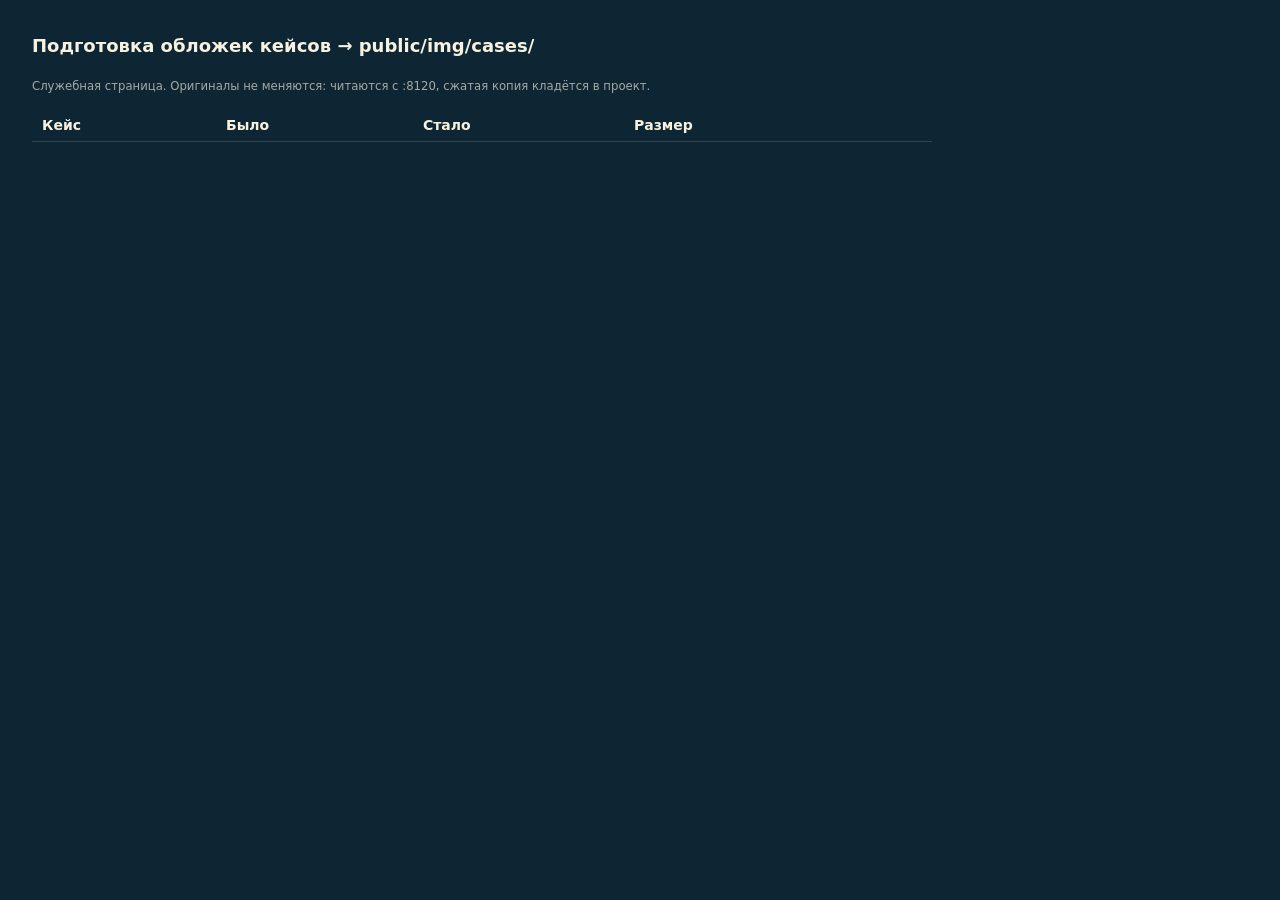
<file: _tools/prep.html>
<!doctype html>
<meta charset="utf-8">
<title>Подготовка обложек кейсов</title>
<style>
  body { font: 14px/1.5 system-ui, sans-serif; background:#0E2634; color:#F7F1DF; padding:24px; }
  h1 { font-size:18px; margin:0 0 16px }
  table { border-collapse:collapse; width:100%; max-width:900px }
  td,th { text-align:left; padding:5px 10px; border-bottom:1px solid rgba(247,241,223,.15); font-variant-numeric:tabular-nums }
  .ok { color:#8fd98f } .bad { color:#ff9a9a }
  small { opacity:.65 }
</style>
<h1>Подготовка обложек кейсов → public/img/cases/</h1>
<p><small>Служебная страница. Оригиналы не меняются: читаются с :8120, сжатая копия кладётся в проект.</small></p>
<table id="t"><thead><tr><th>Кейс</th><th>Было</th><th>Стало</th><th>Размер</th><th></th></tr></thead><tbody></tbody></table>

<script>
const SRC = 'http://127.0.0.1:8120/';         // папка «Кейсы» как есть
const tbody = document.querySelector('#t tbody');

function row(cells) {
  const tr = document.createElement('tr');
  cells.forEach(c => { const td = document.createElement('td'); td.innerHTML = c; tr.appendChild(td); });
  tbody.appendChild(tr);
  return tr;
}

function loadImg(url) {
  return new Promise((res, rej) => {
    const im = new Image();
    im.crossOrigin = 'anonymous';
    im.onload = () => res(im);
    im.onerror = () => rej(new Error('не загрузилось'));
    im.src = url;
  });
}

// Рисуем в canvas нужной ширины и кодируем в WebP.
// Качество подбираем так, чтобы уложиться в бюджет по весу.
async function encode(img, targetW, budgetKB) {
  const scale = Math.min(1, targetW / img.naturalWidth);
  const w = Math.round(img.naturalWidth * scale);
  const h = Math.round(img.naturalHeight * scale);
  const c = document.createElement('canvas');
  c.width = w; c.height = h;
  const g = c.getContext('2d');
  g.imageSmoothingEnabled = true;
  g.imageSmoothingQuality = 'high';
  g.drawImage(img, 0, 0, w, h);
  let blob = null;
  for (const q of [0.86, 0.82, 0.78, 0.72, 0.66, 0.60]) {
    blob = await new Promise(r => c.toBlob(r, 'image/webp', q));
    if (!blob) break;
    if (blob.size <= budgetKB * 1024) return { blob, w, h, q };
  }
  return { blob, w, h, q: 0.6 };
}

async function put(path, blob) {
  const r = await fetch('/' + path, { method: 'PUT', body: blob });
  if (!r.ok) throw new Error('PUT ' + r.status);
  return r.text();
}

// Разовое сжатие одного файла: откуда, куда, до какой ширины и веса.
window.prepOne = async function (src, dest, targetW, budgetKB) {
  const img = await loadImg(src);
  const { blob, w, h, q } = await encode(img, targetW, budgetKB);
  await put(dest, blob);
  const r = { dest, from: img.naturalWidth + 'x' + img.naturalHeight,
              to: w + 'x' + h, kb: Math.round(blob.size / 1024), q };
  row([dest.split('/').pop(), r.from, r.to + '  q' + q, r.kb + ' КБ', '<span class="ok">готово</span>']);
  return r;
};

window.runPrep = async function () {
  tbody.innerHTML = '';
  const cases = await (await fetch('/_tools/cases.json')).json();
  cases.sort((a, b) => a.order - b.order);
  const report = [];
  for (const c of cases) {
    const url = SRC + encodeURIComponent(c.folder) + '/' + encodeURIComponent(c.cover);
    const tr = row([c.brand, '…', '…', '…', '']);
    try {
      const img = await loadImg(url);
      const vertical = img.naturalHeight >= img.naturalWidth;
      const targetW = vertical ? 600 : 1200;
      const budget  = vertical ? 80 : 150;
      const { blob, w, h, q } = await encode(img, targetW, budget);
      const name = c.slug + '.webp';
      await put('public/img/cases/' + name, blob);
      const kb = Math.round(blob.size / 1024);
      tr.children[1].textContent = img.naturalWidth + '×' + img.naturalHeight;
      tr.children[2].textContent = w + '×' + h + '  q' + q;
      tr.children[3].textContent = kb + ' КБ';
      tr.children[4].innerHTML = '<span class="ok">готово</span>';
      report.push({ brand: c.brand, slug: c.slug, from: img.naturalWidth + 'x' + img.naturalHeight,
                    to: w + 'x' + h, kb, q, ok: true });
    } catch (e) {
      tr.children[4].innerHTML = '<span class="bad">' + e.message + '</span>';
      report.push({ brand: c.brand, slug: c.slug, ok: false, err: e.message });
    }
  }
  return report;
};
</script>
</file>
<file: css/style.css>
/* ============================================================
   Настя — AI-креатор. Каркас сайта.
   Палитра задана клиентом:
     #3d84a8 — фон, #e0aab9 — текст/акцент.
   Производные оттенки нужны для читаемости мелкого текста:
   #e0aab9 на #3d84a8 даёт контраст 2.1:1 — это работает
   только на крупном кегле. Мелкий текст живёт на --blue-deep.
   ============================================================ */

/* ── шрифты: только локально, без ссылки на fonts.googleapis.com ──
   Пути отсчитываются от css/style.css, поэтому "../public/...".
   Soledago — заголовки, Manrope — основной текст.
   Fraunces и Marck Script используются только для надписи в шапке. Manrope с Google Fonts отдаётся порезанным
   по subset'ам — одного файла на вес с латиницей и кириллицей там нет,
   отсюда unicode-range. */
@font-face {
  font-family: "Soledago";
  src: url("../public/fonts/Soledago.woff2") format("woff2");
  font-weight: 400; font-style: normal; font-display: swap;
}
@font-face {
  font-family: "Manrope";
  src: url("../public/fonts/Manrope-Regular-cyrillic.woff2") format("woff2");
  font-weight: 400; font-style: normal; font-display: swap;
  unicode-range: U+0301, U+0400-045F, U+0490-0491, U+04B0-04B1, U+2116;
}
@font-face {
  font-family: "Manrope";
  src: url("../public/fonts/Manrope-Regular.woff2") format("woff2");
  font-weight: 400; font-style: normal; font-display: swap;
  unicode-range: U+0000-00FF, U+0131, U+0152-0153, U+02BB-02BC, U+02C6, U+02DA,
                 U+02DC, U+0304, U+0308, U+0329, U+2000-206F, U+20AC, U+2122,
                 U+2191, U+2193, U+2212, U+2215, U+FEFF, U+FFFD;
}
@font-face {
  font-family: "Manrope";
  src: url("../public/fonts/Manrope-SemiBold-cyrillic.woff2") format("woff2");
  font-weight: 600; font-style: normal; font-display: swap;
  unicode-range: U+0301, U+0400-045F, U+0490-0491, U+04B0-04B1, U+2116;
}
@font-face {
  font-family: "Manrope";
  src: url("../public/fonts/Manrope-SemiBold.woff2") format("woff2");
  font-weight: 600; font-style: normal; font-display: swap;
  unicode-range: U+0000-00FF, U+0131, U+0152-0153, U+02BB-02BC, U+02C6, U+02DA,
                 U+02DC, U+0304, U+0308, U+0329, U+2000-206F, U+20AC, U+2122,
                 U+2191, U+2193, U+2212, U+2215, U+FEFF, U+FFFD;
}

/* Small local subsets contain only the lettering used in the logo. */
@font-face{
  font-family:"Fraunces"; src:url("../public/fonts/Fraunces-logo.woff2") format("woff2");
  font-weight:700; font-style:normal; font-display:swap;
}
@font-face{
  font-family:"Marck Script"; src:url("../public/fonts/MarckScript-logo.woff2") format("woff2");
  font-weight:400; font-style:normal; font-display:swap;
}

:root{
  /* ── палитра дизайн-системы (СИСТЕМА.md) ── */
  --ground:      #0E2634;   /* фон страницы под карточками */
  --teal:        #184860;   /* тёмная карточка */
  --blue:        #286284;   /* светлая карточка: #3880A8 не давал контраста тексту */
  --ink:         #103040;   /* карточки цен и сметы */
  --cream:       #F7F1DF;
  --pink:        #E0A8B8;
  --gap:         28px;
  --radius:      32px;
  --col:         1240px;    /* ширина колонки контента внутри карточки */

  /* производные */
  --blue-deep:   #1E4E66;
  --blue-dark:   #123543;
  --blue-line:   #5A9BBB;
  --pink-soft:   #F0D3DB;
  --pink-deep:   #C98598;

  /* Основные шрифты: Soledago — только h1 и .section__title,
     Manrope — основной текст. У логотипа своя пара: Fraunces / Marck Script. */
  --f-display: "Manrope", system-ui, sans-serif;
  --f-body:    "Manrope", -apple-system, "Segoe UI", sans-serif;
  --f-script:  "Manrope", system-ui, sans-serif;
  --f-mono:    "Manrope", ui-monospace, monospace;

  --pad: 32px;
  --ease: cubic-bezier(.22,.61,.36,1);
}

/* Подложка: картинка уже размыта и затемнена в файле.
   filter: blur() на всю площадь экрана здесь не вешаем — дорого,
   а результат тот же. Путь от css/style.css идёт через ../public/. */
.page-bg{
  position:fixed; inset:0; z-index:-2;
  background:var(--ground) url("../public/img/bg.webp") center / cover no-repeat;
}
.page-bg::after{                      /* зерно */
  content:""; position:absolute; inset:0;
  background:url("../public/img/grain.png") repeat;
  opacity:.07; mix-blend-mode:overlay;
  pointer-events:none;
}
/* внешние поля страницы — чтобы подложки было видно больше */
.page{ padding: var(--gap) clamp(var(--gap), 3.2vw, 56px) }
*{box-sizing:border-box}
html{scroll-behavior:smooth}
body{
  margin:0;
  background:var(--ground);
  color:var(--ink);
  font-family:var(--f-body);
  font-weight:300;
  font-size:17px;
  line-height:1.65;
  -webkit-font-smoothing:antialiased;
  overflow-x:hidden;
}
img,video{max-width:100%; display:block}
a{color:inherit; text-decoration:none}
button{font:inherit; color:inherit; background:none; border:0; cursor:pointer}
ul,ol{margin:0; padding:0; list-style:none}

.shell,
.section__inner{width:min(var(--col), 100% - 96px); margin-inline:auto; padding:0}

/* ── типографика ───────────────────────────────── */
/* Заголовки секций — Soledago, кремовые. Розовый на заголовках давал
   контраст 2.17:1 на --blue при пороге 3:1; кремовый даёт 3.86:1. */
h1, .section__title{
  font-family:"Soledago", "Manrope", system-ui, sans-serif;
  color:var(--cream);
  line-height:.96;
  letter-spacing:0;
}
.section__title{ font-size:clamp(2.2rem, 4.2vw, 68px); margin:0; text-transform:uppercase }
.tag,
.section__label{
  display:inline-block; margin:0 0 18px;
  padding:6px 12px; border-radius:4px;
  background:var(--pink); color:var(--ink);
  font-family:"Manrope", system-ui, sans-serif;
  font-weight:600; font-size:11px; letter-spacing:.14em; text-transform:uppercase;
}
.lead{max-width:44em; margin:22px 0 0}
h3{font-family:var(--f-display); font-weight:900; text-transform:uppercase; letter-spacing:-.02em; margin:0}

/* ── прогресс-полоса ───────────────────────────── */
.progress-track{position:fixed; inset:0 0 auto; height:4px; background:var(--ground); z-index:70; overflow:hidden; isolation:isolate; contain:paint; pointer-events:none; transform:translateZ(0)}
.progress{height:100%; width:100%; background:var(--pink); transform:scaleX(0); transform-origin:left; transition:transform .1s linear}

/* ── шапка ─────────────────────────────────────── */
/* ── верхнее меню: живёт ВНУТРИ карточки шапки ───────────────────
   Отдельной фиксированной полосой над карточкой оно разламывало
   подложку. Позиционирование абсолютное относительно .hero.
   Для логотипа — отдельная пара с засечками и рукописной строкой. */
.header{
  position:absolute; inset:0 0 auto 0; z-index:5;
  display:flex; align-items:center; justify-content:space-between;
  padding:32px 52px;
}
.header::before{                       /* мягкое затемнение, без резкой границы */
  content:""; position:absolute; inset:0 0 auto 0; height:150px;
  background:linear-gradient(180deg, rgba(6,32,48,.38), rgba(6,32,48,0));
  pointer-events:none;
}
/* тень несущая: под надписями проходит светлая ладонь. Не удалять. */
.header a, .header .logo{
  color:var(--cream); text-shadow:0 2px 12px rgba(4,26,40,.5);
}
.header .nav a::after{background:var(--cream)}
.header .burger span{background:var(--cream)}
.header .btn--sm{color:var(--blue-dark); text-shadow:none}
.logo{position:relative; display:block; flex-shrink:0; isolation:isolate}
.logo__art{display:block; width:240px; height:60px; overflow:visible}
.logo__art text{text-shadow:none}
.logo .logo__name{font-family:"Fraunces", Georgia, serif; font-weight:700; font-size:32px; letter-spacing:-.045em; fill:var(--cream)}
.logo .logo__role,.logo .logo__cutout{font-family:"Marck Script", cursive; font-weight:400; font-size:29px; letter-spacing:0}
.logo .logo__role{fill:var(--pink)}
.logo .logo__cutout{fill:black; stroke:black; stroke-width:5px; stroke-linejoin:round}
.nav{display:flex; gap:26px}   /* margin-left:auto убран: раскладку задаёт space-between у .header */
.nav a{
  font-size:14.5px; color:var(--cream); position:relative; padding:4px 0;
}
.nav a::after{
  content:""; position:absolute; left:0; bottom:0; height:1px; width:0;
  background:var(--pink); transition:width .3s var(--ease);
}
.nav a:hover::after, .nav a:focus-visible::after{width:100%}

.btn{
  display:inline-block; background:var(--pink); color:var(--blue-dark);
  font-family:var(--f-display); font-weight:900; text-transform:uppercase;
  letter-spacing:.01em; font-size:14px; padding:14px 22px;
  transition:background .25s var(--ease), transform .25s var(--ease);
}
.btn:hover{background:var(--pink-soft); transform:translateY(-2px)}
.btn--sm{padding:10px 16px; font-size:12.5px}
/* кремовая, а не розовая: розовый текст на синей карточке давал 2.85:1 */
.btn--ghost{background:transparent; color:var(--cream); box-shadow:inset 0 0 0 1px rgba(247,241,223,.6)}
.btn--ghost:hover{background:rgba(247,241,223,.12); color:var(--cream); box-shadow:inset 0 0 0 1px var(--cream)}

.burger{display:none; width:34px; height:34px; flex-direction:column; justify-content:center; gap:6px}
.burger span{display:block; height:2px; background:var(--pink); transition:transform .3s var(--ease), opacity .3s}
.burger[aria-expanded="true"] span:first-child{transform:translateY(4px) rotate(45deg)}
.burger[aria-expanded="true"] span:last-child{transform:translateY(-4px) rotate(-45deg)}

/* ── хиро: карточка на подложке ──────────────────────────────────
   Переменные заданы на .hero, а не на :root: в проекте свои
   --pink/--ink/--cream другого оттенка, глобальная подмена
   перекрасила бы остальные секции. --ground/--gap/--radius — новые
   имена, они на :root и коллизий не дают.
   Высота 88svh, а не 100: снизу должен выглядывать край следующей
   карточки — это подсказывает скролл и уменьшает шапку. */
.hero {
  --bg:    #3A80A8; /* Poster fallback; the decoded video color is matched on load. */
  --cream: #F7F1DF;
  --ink:   #0F1720;
  --pink:  #F4A9BE;
  position: relative;
  margin-bottom: var(--gap);
  height: calc(82svh - var(--gap));   /* было 88svh: персонаж занимал пол-экрана */
  min-height: 660px;
  border-radius: var(--radius);
  overflow: hidden;
  background: var(--bg);
}

/* Кадр показывается ЦЕЛИКОМ и прижат к низу. Поля по бокам заполняет
   фон карточки — он совпадает с фоном видео, поэтому стык не виден.
   contain на cover не менять: cover режет верх и низ. */
.hero__video {
  position: absolute; inset: 0; width: 100%; height: 100%;
  object-fit: contain;
  object-position: 50% 100%;
  transform: scale(1.004);        /* убирает волосок передискретизации по кромке */
  transform-origin: bottom center;
}

/* ── список направлений: без подложки, прижат к текстовой панели ── */
/* ПРАВКИ_1 п.4: колонка в потоке. padding-top отводит место под шапку,
   margin-top у панели даёт пустое поле между списком и заголовком.
   При любой высоте карточки список и панель не наложатся. */
.hero__content {
  position: absolute; inset: 0 60px 48px 60px; z-index: 3;
  display: flex; flex-direction: column;
  padding-top: clamp(104px, 12vh, 170px);   /* 15vh не оставляло места: на 1440x900 зазор до панели падал до 2px */
}
.hero__nav { margin: 0 }
.hero__nav a {
  display: block;
  font-family: "Manrope", system-ui, sans-serif;
  font-weight: 600;
  font-size: clamp(24px, 1.9vw, 34px);
  line-height: 1.28;
  letter-spacing: .02em;
  text-transform: uppercase;
  color: rgba(247,241,223,.82);
  text-decoration: none;
  /* тень несущая: под словами проходит светлая ладонь. Не удалять. */
  text-shadow: 0 2px 12px rgba(4,26,40,.5);
  transition: color .18s ease;
}
.hero__nav a:nth-child(-n+2) { color: var(--cream); }
.hero__nav a:hover           { color: var(--cream); }

/* ── стеклянная панель ───────────────────────────────────────────
   closest-side принципиально: при радиусе в процентах растушёвка
   уходит за пределы элемента, внутри маска остаётся сплошной,
   и край рисует border-radius — получается чёткая рамка.
   Ни border-radius, ни проценты сюда не возвращать. */
.hero__panel {
  position: relative;
  /* auto, а не фикс: на низкой карточке фиксированный отступ выталкивал
     панель за нижний край. Так зазор всегда положительный. */
  margin-top: auto;
  width: clamp(340px, 46vw, 730px);
  padding: clamp(24px, 2.4vw, 36px);
}
.hero__glass {
  position: absolute;
  inset: -22% -12%;              /* слой шире панели — растушёвка уходит наружу */
  border-radius: 0;              /* радиуса быть не должно: он и рисует контур */
  background: radial-gradient(closest-side,
      rgba(8,32,48,.62), rgba(8,32,48,.34) 55%, rgba(8,32,48,0) 100%);
  backdrop-filter: blur(20px) saturate(112%);
  -webkit-backdrop-filter: blur(20px) saturate(112%);
  -webkit-mask-image: radial-gradient(closest-side, #000 62%, transparent 100%);
          mask-image: radial-gradient(closest-side, #000 62%, transparent 100%);
}
.hero__copy { position: relative; }

@supports not (backdrop-filter: blur(1px)) {
  .hero__glass { background: radial-gradient(closest-side,
      rgba(8,32,48,.80), rgba(8,32,48,.50) 55%, rgba(8,32,48,0) 100%); }
}

/* ── типографика ─────────────────────────────────────────────────
   Soledago приходит из общего правила h1. */
.hero__title {
  /* Soledago приходит из общего правила h1 — отдельного объявления
     семейства здесь быть не должно (проверяется поиском по CSS) */
  font-size: clamp(2.1rem, 5.5vw, 92px);
  line-height: .96; letter-spacing: 0;
  color: var(--cream); margin: 0;
}
.hero__sub {
  font-family: "Manrope", system-ui, sans-serif;
  font-size: clamp(.92rem, 1.15vw, 1.05rem);
  line-height: 1.5; color: rgba(247,241,223,.92); margin: 1em 0 0;
}
.hero__actions { display: flex; gap: 14px; margin-top: 1.7em; flex-wrap: wrap; }

/* кнопки скоуплены на .hero: глобальный .btn в проекте свой
   и нужен остальным секциям */
.hero .btn {
  display: inline-block;
  font-family: "Manrope", system-ui, sans-serif; font-weight: 600;
  font-size: .84rem; letter-spacing: .05em; text-transform: uppercase;
  padding: .95em 1.7em; border-radius: 8px; text-decoration: none;
  transition: transform .18s ease, box-shadow .18s ease;
}
.hero .btn--primary { background: var(--pink); color: var(--ink); border: none; box-shadow: none; }
.hero .btn--primary:hover { transform: translateY(-2px); box-shadow: 0 12px 26px rgba(6,32,48,.34); }
.hero .btn--ghost { background: transparent; color: var(--cream);
              border: 1.5px solid rgba(247,241,223,.6); box-shadow: none; }
.hero .btn--ghost:hover { border-color: var(--cream); background: rgba(247,241,223,.12); }
.hero .btn:focus-visible, .hero__nav a:focus-visible {
  outline: 2px solid var(--cream); outline-offset: 3px;
}

@media (prefers-reduced-motion: reduce) {
  .hero__video { display: none; }
  .hero { background: var(--bg) url("../public/img/hero-poster.webp") center bottom / contain no-repeat; }
}

@media (max-width: 720px) {
  :root { --gap: 10px; --radius: 22px; }
  .hero { height: calc(88svh - var(--gap)); min-height: 720px; }
  .hero__video { object-fit: cover; object-position: 58% 18%; }
  .header { padding: 24px; gap: 16px; }
  .logo__art{width:190px; height:47.5px}
  .header .btn--sm { display: none; }
  /* на мобильном список возвращается наверх: кадр смещён, ладонь
     в эту зону не заходит, а места под панель внизу мало */
  .hero__content { left: 24px; right: 24px; bottom: 40px; padding-top: 104px; }
  .hero__nav a { font-size: 16px; line-height: 1.75; letter-spacing: .06em; }
  .hero__panel { width: auto; margin-top: 32px; padding: 20px; }
  .hero__title { font-size: clamp(1.65rem, 9.2vw, 3.2rem); }
  .hero__actions { flex-direction: column; align-items: stretch; }
  .hero .btn { text-align: center; }
}
/* счётчики цифр — используются в секции «числа», к хиро отношения не имеют */
.num{
  display:block; font-family:var(--f-display); font-weight:900;
  font-size:clamp(34px,4vw,54px); line-height:1; color:var(--ink);
  font-variant-numeric:tabular-nums; letter-spacing:-.03em;
}

/* ── плейсхолдеры под медиа ────────────────────── */
/* Пустые слоты под работы: сплошной --ink с надписью СКОРО.
   Штриховка читалась как недоделка. */
.ph{
  position:relative; display:flex; align-items:center; justify-content:center;
  background:var(--ink);
  box-shadow:inset 0 0 0 1px rgba(255,255,255,.10);
  overflow:hidden;
}
.ph::before{
  content:"СКОРО";
  font-family:"Manrope", system-ui, sans-serif;
  font-weight:600; font-size:11px; letter-spacing:.14em; text-transform:uppercase;
  color:rgba(247,241,223,.55);
  border:1px solid rgba(247,241,223,.22);
  padding:6px 12px; border-radius:4px;
}
.ph span{display:none}   /* подпись слота остаётся в разметке как подсказка */
.ph--portrait{aspect-ratio:3/4}
.ph--wide{aspect-ratio:16/9}

/* ── бегущая строка ────────────────────────────── */
/* Следующая карточка на подложке: то же поле и то же скругление,
   но кремовая — задаёт ритм чередования. Её край выглядывает
   из-под шапки, потому что у .hero высота 88svh. */
.marquee{
  overflow:hidden; background:#F2ECDC; color:var(--blue-dark);
  margin:0 0 var(--gap);
  border-radius:var(--radius);
  padding:18px 0;
}
.marquee__track{display:flex; width:max-content; animation:marquee 26s linear infinite}
.marquee__group{display:flex; flex-shrink:0}
.marquee__track span{
  font-family:var(--f-display); font-weight:900; text-transform:uppercase;
  font-size:clamp(18px,2.4vw,30px); letter-spacing:-.02em; padding-right:14px; white-space:nowrap;
}
@keyframes marquee{to{transform:translateX(-50%)}}

/* ── секции: каждая — отдельная карточка на подложке ──────────────
   Полос во всю ширину нет. Между карточками ровно --gap.
   Чередование teal → blue обязательно: две одинаковые подряд
   читаются как один длинный блок. --ink только цены и смета. */
.sec,
.section{
  margin-bottom: var(--gap);
  border-radius: var(--radius);
  padding: clamp(48px,5vw,96px) 0;
  position: relative;
  overflow: hidden;
  color: var(--cream);
  backdrop-filter: blur(26px) saturate(110%);
  -webkit-backdrop-filter: blur(26px) saturate(110%);
}
/* волосковая линия по контуру — не украшение: когда цвет карточки
   близок к фону, без неё края теряются */
.sec::before,
.section::before{
  content:""; position:absolute; inset:0;
  border-radius:inherit;
  border:1px solid rgba(255,255,255,.13);
  pointer-events:none;
  z-index:1;
}
.section--teal{ background: rgba( 24, 72,  96, .66) }
.section--blue{ background: rgba( 40, 98, 132, .62) }
.section--ink { background: rgba( 16, 48,  64, .72) }

.sec p, .section p{color:var(--cream)}   /* .92 над светлым участком подложки давало 4.29:1 */   /* .80 давало 3.88:1 на синей карточке */

/* обо мне */
.about{display:grid; grid-template-columns:minmax(0,.85fr) minmax(0,1.15fr); gap:clamp(30px,5vw,80px); align-items:start}
.about__text p{margin:22px 0 0; max-width:38em}
.chips{display:flex; flex-wrap:wrap; gap:8px; margin-top:28px}
.chips li{
  font-family:var(--f-mono); font-size:11px; letter-spacing:.1em; text-transform:uppercase;
  padding:6px 11px; box-shadow:inset 0 0 0 1px var(--pink); color:var(--cream);   /* розовым остаётся обводка: розовый текст давал 3.52:1 */
}

/* направления: раскрывающиеся строки */
.dirs__head{display:flex; justify-content:space-between; align-items:flex-end; gap:30px; flex-wrap:wrap; margin-bottom:44px}
.dirs__tools{display:flex; gap:18px}
.linkbtn{
  font-family:var(--f-mono); font-size:11px; letter-spacing:.14em; text-transform:uppercase;
  color:var(--cream); padding:6px 0; border-bottom:1px solid transparent; transition:border-color .25s var(--ease);
}
.linkbtn:hover{border-bottom-color:var(--cream)}

.dirs{border-top:1px solid rgba(224,170,185,.45)}
.drow{border-bottom:1px solid rgba(224,170,185,.45)}
.drow__bar{
  width:100%; display:grid; grid-template-columns:auto minmax(0,1fr) auto auto;
  align-items:center; gap:clamp(14px,2.2vw,32px); text-align:left;
  padding:clamp(16px,2.1vw,26px) 0;
  transition:padding .35s var(--ease), background .35s var(--ease);
}
.drow__bar:hover{background:rgba(224,170,185,.07); padding-left:16px; padding-right:16px}
.drow__no{font-family:var(--f-mono); font-size:11px; letter-spacing:.16em; color:rgba(247,241,223,.94)}
.drow__name{
  font-family:var(--f-display); font-weight:900; text-transform:uppercase;
  font-size:clamp(24px,4.6vw,64px); line-height:1.15; letter-spacing:-.035em; color:var(--cream);
}
.drow__count{font-family:var(--f-mono); font-size:10.5px; letter-spacing:.12em; text-transform:uppercase; color:rgba(247,241,223,.94); white-space:nowrap}
.drow__icon{position:relative; width:18px; height:18px; flex:0 0 18px}
.drow__icon::before,.drow__icon::after{content:""; position:absolute; background:var(--cream); transition:transform .35s var(--ease)}
.drow__icon::before{left:0; right:0; top:8px; height:2px}
.drow__icon::after{top:0; bottom:0; left:8px; width:2px}
.drow.is-open .drow__icon::after{transform:scaleY(0)}
.drow.is-open .drow__bar{background:rgba(224,170,185,.07); padding-left:16px; padding-right:16px}
.drow.is-open .drow__count{color:var(--cream)}

/* Панель больше не схлопывается в ноль: каждая рубрика по умолчанию
   показывает ленту работ. Клик по строке переключает ленту на сетку. */
.drow__panel{overflow:visible}
.drow__inner{display:flex; flex-direction:column; gap:24px; padding:6px 16px 42px}
.drow__desc{margin:0; max-width:46em}
.drow__empty{margin:0; color:rgba(247,241,223,.6); font-size:14px}
.drow__all{align-self:flex-start}

/* ── две раскладки работ внутри рубрики ──────────────────────────
   is-peek — лента в одну строку, прокручивается колесом, хвост уходит
   под полупрозрачную подложку. is-open — полная сетка-кладка. */
.dstrip{position:relative; min-width:0}
.dgrid{display:grid; gap:14px}

.drow.is-peek .dgrid{
  display:flex; align-items:flex-start;
  overflow-x:auto; overflow-y:hidden;
  scrollbar-width:none; padding-bottom:4px;
}
.drow.is-peek .dgrid::-webkit-scrollbar{display:none}
.drow.is-peek .work{
  flex:0 0 auto; height:clamp(210px, 23vw, 330px);
}
.drow.is-peek .work__btn{height:100%}
.drow.is-peek .work__img{height:100%; width:auto; max-width:none}
/* подложка на хвосте ленты: видно, что справа есть ещё */
.drow.is-peek .dstrip::after{
  content:""; position:absolute; inset:0 0 0 auto; width:clamp(60px,12%,140px);
  background:linear-gradient(90deg, rgba(24,72,96,0), rgba(16,52,72,.92));
  pointer-events:none; border-radius:0 14px 14px 0;
}
.drow.is-peek.is-end .dstrip::after{opacity:0; transition:opacity .25s var(--ease)}

/* Обычная сетка, без кладки на JS: прежний вариант считал высоту плиток
   после загрузки картинок, а при lazy-загрузке не успевал — плитки
   вылезали на соседние рубрики. Высоту строки задаёт самая высокая
   плитка, картинка внутри вписывается целиком и не кадрируется. */
.drow.is-open .dgrid{
  grid-template-columns:repeat(auto-fill, minmax(190px, 1fr));
  align-items:start;
}
.drow.is-open .work--wide{grid-column:span 2}
.drow.is-open .work__btn{height:100%}
.drow.is-open .work__img{width:100%; height:auto}
.drow.is-open .tile{animation:pop .5s var(--ease) both}
.drow.is-open .tile:nth-child(2){animation-delay:.07s}
.drow.is-open .tile:nth-child(3){animation-delay:.14s}
.drow.is-open .tile:nth-child(4){animation-delay:.21s}
.drow.is-open .tile:nth-child(5){animation-delay:.28s}
.drow.is-open .tile:nth-child(6){animation-delay:.35s}

/* работы: плитки внутри направлений */
.tile{position:relative}
.tile .ph{aspect-ratio:1}
.ph[data-ratio="3:4"]{aspect-ratio:3/4}
.ph[data-ratio="1:1"]{aspect-ratio:1}
.ph[data-ratio="16:9"]{aspect-ratio:16/9}
.ph[data-ratio="9:16"]{aspect-ratio:9/16}
.ph[data-ratio="21:9"]{aspect-ratio:21/9}
@keyframes pop{from{opacity:0; transform:translateY(14px)}to{opacity:1; transform:none}}
.tile__cap{display:flex; justify-content:space-between; align-items:baseline; gap:12px; padding:11px 2px 0}
.tile__cap b{font-family:var(--f-display); font-weight:900; text-transform:uppercase; font-size:12.5px; letter-spacing:-.01em; color:var(--cream)}
.tile__cap small{font-family:var(--f-mono); font-size:10px; letter-spacing:.1em; color:rgba(247,241,223,.94); white-space:nowrap}
.tile:hover .ph{box-shadow:inset 0 0 0 2px rgba(247,241,223,.45)}

/* невозможное */
.imp{display:grid; grid-template-columns:minmax(0,1fr) minmax(0,.9fr); gap:clamp(30px,5vw,72px); align-items:start}
.imp__text p{max-width:34em; margin:22px 0 0}
/* оба кадра теперь настоящие картинки, а не плейсхолдеры:
   пропорцию задаёт сам файл, поэтому aspect-ratio не нужен */
.imp__media{display:block; width:100%; height:auto; margin-top:34px; border-radius:16px}
.about__media{display:block; width:100%; height:auto; border-radius:16px}
.invoice{background:var(--blue-dark); color:var(--cream); padding:clamp(24px,3vw,40px)}
.invoice__row{
  display:flex; justify-content:space-between; gap:20px; align-items:baseline;
  padding:15px 0; border-bottom:1px solid rgba(251,246,241,.16); position:relative;
  font-size:15px;
}
.invoice__row b{font-family:var(--f-mono); font-weight:500; font-variant-numeric:tabular-nums; white-space:nowrap}
.invoice__row > span,.invoice__row > b{
  text-decoration-line:line-through;
  text-decoration-color:transparent;
  text-decoration-thickness:2px;
  transition:text-decoration-color .7s var(--ease);
  transition-delay:var(--strike-delay,0s);
}
.invoice.is-on .invoice__row > span,.invoice.is-on .invoice__row > b{text-decoration-color:rgba(247,241,223,.65)}
.invoice__row:nth-of-type(2){--strike-delay:.15s}
.invoice__row:nth-of-type(3){--strike-delay:.3s}
.invoice__row:nth-of-type(4){--strike-delay:.45s}
.invoice__row:nth-of-type(5){--strike-delay:.6s}
.invoice__row:nth-of-type(6){--strike-delay:.75s}
.invoice__total{display:flex; justify-content:space-between; align-items:baseline; gap:20px; padding-top:22px}
.invoice__total span{font-family:var(--f-mono); font-size:11px; letter-spacing:.14em; text-transform:uppercase; color:rgba(247,241,223,.72)}
.invoice__total b{font-family:var(--f-display); font-weight:900; text-transform:uppercase; font-size:clamp(20px,2.4vw,30px); color:var(--pink); letter-spacing:-.02em}

/* процесс */
.steps{display:grid; grid-template-columns:repeat(4,1fr); gap:1px; background:rgba(251,246,241,.2); margin-top:52px}
.step{background:var(--blue-deep); padding:28px 24px 32px}
.step__no{font-family:var(--f-mono); font-size:11px; letter-spacing:.16em; color:var(--cream)}   /* синяя карточка: розовый даёт 2.85:1 */
.step h3{font-size:clamp(20px,2.2vw,30px); color:var(--cream); margin:14px 0 10px}
.step p{margin:0; font-size:15px}

/* инструменты */
.tools{display:grid; grid-template-columns:repeat(4,1fr); gap:26px; margin-top:48px}
.tools__col h3{font-size:16px; color:var(--ink); padding-bottom:10px; border-bottom:2px solid var(--blue-dark)}
.tools__col li{padding:9px 0; border-bottom:1px solid rgba(11,31,41,.16); font-size:15px}

/* цифры */
.nums{display:grid; grid-template-columns:repeat(3,1fr); gap:26px}
.nums__it{border-top:2px solid rgba(247,241,223,.35); padding-top:16px; text-align:center}
.nums__it .num{display:block; margin-bottom:12px; color:var(--cream); font-size:clamp(40px,5.4vw,76px)}
.nums__it small{font-family:var(--f-mono); font-size:10.5px; letter-spacing:.12em; text-transform:uppercase; color:rgba(251,246,241,.7)}

/* цены */
.currency-switch{display:flex; flex-wrap:wrap; gap:8px; margin-top:30px}
.currency-switch__btn{padding:10px 18px; border:1px solid rgba(247,241,223,.5); background:transparent; color:var(--cream); font:inherit; font-size:14px; cursor:pointer; border-radius:0}
.currency-switch__btn[aria-pressed="true"]{background:var(--pink); border-color:var(--pink); color:var(--blue-dark)}
.currency-switch__btn:focus-visible{outline:2px solid var(--cream); outline-offset:4px}
.currency-status{position:absolute; width:1px; height:1px; padding:0; margin:-1px; overflow:hidden; clip-path:inset(50%); white-space:nowrap}
.plans{display:grid; grid-template-columns:repeat(3,minmax(0,1fr)); gap:16px; margin-top:30px}
.plan{background:var(--blue-deep); color:var(--cream); padding:34px 28px 30px; display:flex; flex-direction:column; gap:22px; position:relative}
.plan--hl{background:var(--pink); color:var(--blue-dark)}
.plan h3{font-size:22px; line-height:1.3; min-height:2.6em; color:inherit}
.plan__price{font-family:var(--f-mono); font-size:clamp(23px,2.2vw,30px); margin:0; color:inherit; line-height:1.4}
.plan__price small{display:block; margin-top:5px; font-family:var(--f-body); font-size:14px; line-height:1.5}
.plan__description{border-top:1px solid currentColor; padding-top:22px; font-size:15px; line-height:1.7}
.plan p{color:inherit}
.plan__description p{margin:0 0 16px}
.plan__description p:last-child{margin-bottom:0}
.pricing-summary{margin-top:36px; padding-top:30px; border-top:1px solid rgba(247,241,223,.3); max-width:64em}
.pricing-summary h3{font-size:clamp(22px,3vw,30px); line-height:1.35}
.pricing-summary p{max-width:54em; margin:16px 0; line-height:1.7}
.pricing-summary .btn{margin-top:12px; max-width:100%; white-space:normal; text-align:center}

/* faq */
.faq{display:grid; grid-template-columns:minmax(0,.8fr) minmax(0,1.2fr); gap:clamp(30px,5vw,80px); align-items:start}
.acc__it{border-bottom:1px solid rgba(251,246,241,.22)}
.acc__q{
  width:100%; display:flex; justify-content:space-between; align-items:center; gap:20px;
  padding:22px 0; text-align:left; font-size:17px; color:var(--cream);
  transition:color .25s var(--ease);
}
.acc__q:hover{color:var(--cream)}
.acc__q i{position:relative; width:14px; height:14px; flex:0 0 14px}
.acc__q i::before,.acc__q i::after{
  content:""; position:absolute; background:var(--pink); transition:transform .3s var(--ease);
}
.acc__q i::before{left:0; right:0; top:6px; height:2px}
.acc__q i::after{top:0; bottom:0; left:6px; width:2px}
.acc__it.is-open .acc__q i::after{transform:scaleY(0)}
.acc__a{max-height:0; overflow:hidden; transition:max-height .4s var(--ease)}
.acc__a p{margin:0 0 22px; max-width:44em}

/* cta */
.sec--cta{text-align:center}   /* фон задаёт класс карточки */
.cta__title{font-size:clamp(34px,7vw,110px)}
.cta p{max-width:34em; margin:26px auto 0; color:var(--cream)}
.cta__links{display:flex; gap:12px; justify-content:center; flex-wrap:wrap; margin-top:36px}

/* футер без фона: полос во всю ширину на подложке быть не должно */
.footer{color:rgba(247,241,223,.72); padding-top:8px}
.footer__in{display:flex; justify-content:space-between; gap:20px; padding-top:26px; padding-bottom:26px; font-family:var(--f-mono); font-size:11px; letter-spacing:.1em; text-transform:uppercase}
.footer a:hover{color:var(--pink)}

/* ── анимации появления ────────────────────────── */
.load{opacity:0; transform:translateY(28px)}
.load.is-in{opacity:1; transform:none; transition:opacity .8s var(--ease), transform .8s var(--ease)}
.reveal{opacity:0; transform:translateY(24px)}
.reveal.is-in{opacity:1; transform:none; transition:opacity .7s var(--ease), transform .7s var(--ease)}

:focus-visible{outline:2px solid var(--pink); outline-offset:3px}

/* ── адаптив ───────────────────────────────────── */
@media (max-width:1100px){
  .drow.is-open .dgrid{grid-template-columns:repeat(2,1fr)}
  .steps,.tools{grid-template-columns:repeat(2,1fr)}
  .plans{grid-template-columns:1fr}
  .plan h3{min-height:0}
}
@media (max-width:860px){
  :root{--pad:20px}
  .nav{display:none}
  .header .btn--sm{margin-left:auto}
  .burger{display:flex}
  .nav.is-open{
    display:flex; flex-direction:column; gap:0; position:fixed; inset:76px 0 auto;
    background:var(--blue-dark); padding:8px 20px 24px;
  }
  .nav.is-open a{padding:14px 0; border-bottom:1px solid rgba(251,246,241,.14)}
  .about,.imp,.faq{grid-template-columns:1fr; gap:34px}
}
@media (max-width:560px){
  .drow.is-open .dgrid{grid-template-columns:repeat(2,1fr); gap:10px}
  .steps,.tools,.nums{grid-template-columns:1fr}
  .drow__bar{grid-template-columns:auto minmax(0,1fr) auto; gap:12px}
  .drow__count{display:none}
  .drow__inner{padding-left:0; padding-right:0}
}

@media (prefers-reduced-motion:reduce){
  html{scroll-behavior:auto}
  *,*::before,*::after{animation:none !important; transition:none !important}
  .load,.reveal{opacity:1; transform:none}
}

/* ── скролл-вставка «хромовый цветок» ────────────────────────
   Не карточка: во всю ширину, без --gap и без скругления. Секция
   вынесена за .page, поэтому боковых полей у неё нет.
   Пути к постеру — относительно css/style.css, то есть ../public/. */
.giant{
  position: relative;
  height: 260vh;              /* длина проезда: больше — медленнее. Ниже 200vh не опускать */
  margin: 0;
  background: var(--ground);
}
.giant__stage{
  position: sticky; top: 0;
  height: 100svh;
  overflow: hidden;
}
.giant__video{
  width: 100%; height: 100%;
  object-fit: cover;
  display: block;
}

@media (prefers-reduced-motion: reduce){
  .giant{ height: 100svh }
  .giant__video{ display: none }
  .giant__stage{
    background: url("../public/img/chrome-flower-poster.webp") center / cover no-repeat;
  }
}

/* ── превью работ: видно до раскрытия рубрик ────────────────────
   Пропорции обложек разные (9:16, 3:4, 16:9), поэтому кладка:
   горизонтальные занимают две колонки, высоту строки каждой плитке
   считает скрипт. Так ничего не кадрируется. */
.works{
  list-style:none; margin:0 0 22px; padding:0;
  display:grid;
  grid-template-columns:repeat(auto-fill, minmax(190px, 1fr));
  grid-auto-rows:4px;              /* единица кладки; span считает JS */
  gap:14px;
}
.work{margin:0}
.work--wide{grid-column:span 2}
.work--extra{display:none}
.works.is-all .work--extra{display:block}
.work__btn{
  display:block; width:100%; padding:0; border:0; background:none;
  cursor:pointer; position:relative; border-radius:14px; overflow:hidden;
  color:inherit; text-align:left;
}
.work__img{
  display:block; width:100%; height:auto;
  transition:transform .4s var(--ease), filter .3s var(--ease);
}
.work__btn::after{                  /* затемнение снизу: только под подписью, по наведению */
  content:""; position:absolute; inset:auto 0 0 0; height:46%;
  background:linear-gradient(180deg, rgba(6,24,34,0), rgba(6,24,34,.78));
  opacity:0; transition:opacity .25s var(--ease); pointer-events:none;
}
.work__btn:hover::after, .work__btn:focus-visible::after{opacity:1}
/* значок видео — чтобы плитка читалась как кликабельная */
.work__play{
  position:absolute; top:10px; right:10px; z-index:2;
  width:26px; height:26px; border-radius:50%;
  background:rgba(6,20,30,.55); backdrop-filter:blur(4px);
  display:grid; place-items:center; pointer-events:none;
}
.work__play::before{
  content:""; width:0; height:0; margin-left:2px;
  border:5px solid transparent; border-left-color:var(--cream);
}
.work__cap{
  position:absolute; left:12px; right:12px; bottom:10px; z-index:2;
  display:flex; flex-direction:column; gap:1px;
  opacity:0; transform:translateY(6px);
  transition:opacity .25s var(--ease), transform .25s var(--ease);
}
.work__btn:hover .work__cap, .work__btn:focus-visible .work__cap{opacity:1; transform:none}
/* бренды уже набраны на самих обложках — подписью их не дублируем */
.work__cap b{
  position:absolute; width:1px; height:1px; overflow:hidden; clip-path:inset(50%);
}
.work__cap small{
  font-size:11px; letter-spacing:.06em; color:rgba(247,241,223,.82);
  text-shadow:0 2px 10px rgba(4,26,40,.6);
}
.work__btn:hover .work__img{transform:scale(1.04)}
.work__btn:focus-visible{outline:2px solid var(--cream); outline-offset:3px}
.works__more{margin:0 0 30px}

/* ── просмотр кейса ────────────────────────────────────────────── */
.lb[hidden]{display:none}
.lb{position:fixed; inset:0; z-index:200; display:grid; place-items:center; padding:3vmin}
.lb__backdrop{position:absolute; inset:0; background:rgba(6,20,30,.86); backdrop-filter:blur(8px)}
.lb__box{
  position:relative; z-index:1; display:grid; gap:0;
  grid-template-columns:minmax(0,auto) minmax(260px,330px);
  background:var(--teal); border-radius:20px; overflow:hidden;
  box-shadow:0 30px 80px rgba(2,12,20,.6); max-width:min(1100px, 94vw);
}
.lb__stage{background:#06141c; display:grid; place-items:center; min-width:0}
.lb__video,
.lb__img{display:block; max-width:100%; max-height:84vh; width:auto; height:auto}
.lb__video[hidden], .lb__img[hidden]{display:none}
.lb__info{padding:26px 24px; align-self:start}
.lb__brand{
  font-family:var(--f-body); font-weight:600; font-size:22px;
  letter-spacing:.04em; text-transform:uppercase; color:var(--cream); margin:0 0 8px;
}
.lb__tags{font-size:12.5px; letter-spacing:.04em; color:var(--pink); margin:0 0 14px}
.lb__close{
  position:absolute; top:8px; right:12px; z-index:3;
  width:38px; height:38px; font-size:26px; line-height:1;
  color:var(--cream); background:rgba(6,20,30,.5); border-radius:50%;
}
.lb__close:hover{background:rgba(6,20,30,.8)}
@media (max-width:860px){
  .lb__box{grid-template-columns:1fr; max-height:92vh; overflow:auto}
  .lb__video{max-height:58vh}
  .lb__info{padding:18px 18px 24px}
}
@media (max-width:560px){
  .works{grid-template-columns:repeat(2,1fr); gap:10px}
  .work--wide{grid-column:span 2}
}

/* размытие выключается у карточек за экраном — см. блок 13 в main.js */
.no-blur{backdrop-filter:none !important; -webkit-backdrop-filter:none !important}

/* ── стрелки у ленты ─────────────────────────────────────────────
   Колесо у страницы не отнимаем, поэтому мышью лента листается
   стрелками или перетаскиванием. Тачпад и палец работают нативно. */
.dnav{
  position:absolute; top:50%; transform:translateY(-50%); z-index:3;
  width:40px; height:40px; border-radius:50%;
  background:rgba(8,32,48,.72); backdrop-filter:blur(6px);
  display:none; place-items:center;
  transition:opacity .2s var(--ease), background .2s var(--ease);
}
.dstrip.has-nav .dnav{display:grid}
.dnav:hover{background:rgba(8,32,48,.9)}
.dnav:disabled{opacity:0; pointer-events:none}
.dnav--prev{left:6px}
.dnav--next{right:6px}
.dnav::before{
  content:""; width:9px; height:9px;
  border-top:2px solid var(--cream); border-right:2px solid var(--cream);
}
.dnav--prev::before{transform:rotate(-135deg); margin-left:3px}
.dnav--next::before{transform:rotate(45deg); margin-right:3px}
.dnav:focus-visible{outline:2px solid var(--cream); outline-offset:2px}

/* перетаскивание мышью */
.drow.is-peek .dgrid{cursor:grab}
.drow.is-peek .dgrid.is-drag{cursor:grabbing; scroll-behavior:auto}
.drow.is-peek .dgrid.is-drag .work__btn{pointer-events:none}

/* Corner ornaments intentionally cross the rounded card edges. Each section
   reserves room for visible artwork; ornaments never receive pointer events. */
.page{overflow-x:clip}
.section--decor{overflow:visible; margin-bottom:clamp(44px,4vw,64px)}
.decor{position:absolute; z-index:2; display:block; width:var(--decor-size); height:auto; max-width:none; pointer-events:none; user-select:none}
.decor--flower{--decor-size:340px; right:calc(var(--decor-size) * -.188); bottom:calc(var(--decor-size) * -.218); transform:rotate(55deg)}
.decor--flytrap{--decor-size:290px; right:calc(var(--decor-size) * -.114); bottom:calc(var(--decor-size) * -.176); transform:rotate(-12deg)}
.decor--eye{--decor-size:190px; left:44%; top:calc(var(--decor-size) * -.142); transform:translateX(-50%) rotate(-18deg)}
.decor--tooth{--decor-size:230px; left:calc(var(--decor-size) * -.326); bottom:calc(var(--decor-size) * -.27); transform:rotate(24deg)}
.decor--star{--decor-size:300px; left:calc(var(--decor-size) * -.303); top:calc(var(--decor-size) * -.113); transform:rotate(-18deg)}
.decor--star-four{--decor-size:150px; right:-24px; bottom:-24px; transform:rotate(14deg)}
#process .decor-heading{padding-top:68px; padding-right:0}
#impossible.section--decor{padding-bottom:310px}
#faq.section--decor{padding-bottom:150px}
#contact.section--decor{padding-top:140px; padding-bottom:110px}
@media (max-width:860px){
  .decor--flower{--decor-size:250px}
  .decor--flytrap{--decor-size:230px}
  .decor--eye{--decor-size:150px}
  .decor--tooth{--decor-size:190px}
  .decor--star{--decor-size:240px}
  .decor--star-four{--decor-size:120px; right:-18px; bottom:-18px}
  #about.section--decor{padding-bottom:180px}
  #impossible.section--decor{padding-bottom:260px}
  #process .decor-heading{padding-top:70px; padding-right:0}
}
@media (max-width:560px){
  .decor--flower{--decor-size:210px; right:calc(var(--decor-size) * -.17)}
  .decor--flytrap{--decor-size:195px; right:calc(var(--decor-size) * -.09)}
  .decor--eye{--decor-size:120px; left:38%}
  .decor--tooth{--decor-size:170px; left:calc(var(--decor-size) * -.29)}
  .decor--star{--decor-size:210px; left:calc(var(--decor-size) * -.29)}
  .decor--star-four{--decor-size:100px; right:-14px; bottom:-16px}
  #about.section--decor{padding-bottom:155px}
  #impossible.section--decor{padding-bottom:230px}
  #process.section--decor{padding-top:112px}
  #process .decor-heading{padding-top:0; padding-right:0}
  #faq.section--decor{padding-bottom:140px}
  #contact.section--decor{padding-top:105px; padding-bottom:100px}
}

@media (min-width:721px) and (max-width:1100px){
  .logo__art{width:208px; height:52px}
  .header .nav{gap:18px}
}

/* Mobile scrub uses decoded frames instead of seeking a paused video. */
.giant__canvas{display:none}
@media (max-width:767px){
  .giant{height:190svh; background:transparent}
  .giant__stage{height:100svh; aspect-ratio:auto; background:transparent; display:grid; align-items:center}
  .giant__video{position:absolute; inset:auto 12px; top:50%; transform:translateY(-50%); width:calc(100% - 24px); height:auto; aspect-ratio:16 / 9; object-fit:contain; border-radius:22px}
}
.giant--sequence{height:190svh; background:transparent}
.giant--sequence .giant__stage{height:100svh; background:transparent; display:grid; align-items:center}
.giant--sequence .giant__video{position:absolute; inset:auto 12px; top:50%; transform:translateY(-50%); width:calc(100% - 24px); height:auto; aspect-ratio:16 / 9; object-fit:contain; border-radius:22px}
.giant--sequence .giant__canvas{display:block; visibility:hidden; width:min(calc(100% - 24px),calc(177.78svh - 85.33px)); height:auto; aspect-ratio:16 / 9; margin-inline:auto; border-radius:22px}
.giant--frame-ready .giant__video{display:none}
.giant--frame-ready .giant__canvas{visibility:visible}
@media (prefers-reduced-motion:reduce){
  .giant{height:100svh}
  .giant--sequence .giant__canvas{display:none}
  .giant__stage{height:100svh; background-image:url("../public/img/chrome-flower-poster.webp"); background-size:contain; background-position:center; background-repeat:no-repeat}
}
@media (max-width:767px) and (prefers-reduced-motion:reduce){
  .giant{height:auto; padding:12px}
  .giant__stage{height:auto; aspect-ratio:16 / 9; border-radius:22px; background-size:cover}
}

/* Content additions: legible estimates, benefits and responsive controls. */
.invoice__note{margin:0 0 6px; font-size:12px; letter-spacing:.06em; text-transform:uppercase}
.invoice__budget{margin:20px 0 0; font-size:14px}
.invoice__budget strong{display:block; margin-top:6px; font-size:20px; color:var(--cream)}
.invoice__total{display:block; margin-top:20px; border-top:1px solid rgba(247,241,223,.22)}
.invoice__total span{display:block; margin-bottom:10px}
.invoice__total b{display:block; font-size:clamp(20px,2.2vw,28px); line-height:1.2}
.invoice__total p{margin:14px 0 0; font-size:15px; line-height:1.6}
.nums__it small{display:block; line-height:1.7}
.hero{min-height:760px}
@media (max-width:720px){.hero{min-height:850px}}
@media (max-width:560px){
  .invoice__row{display:grid; grid-template-columns:minmax(0,1fr); gap:8px}
  .invoice__row b{justify-self:start}
}

@media (max-width:560px){
  .currency-switch{flex-wrap:nowrap}
  .currency-switch__btn{flex:1; min-width:0; padding:10px 4px; font-size:12px}
}

/* Mobile navigation lives in the browser's top layer, outside hero clipping. */
.mobile-menu{position:fixed; inset:0; width:100%; height:100dvh; max-width:none; max-height:none; margin:0; padding:max(24px,env(safe-area-inset-top)) 24px max(32px,env(safe-area-inset-bottom)); border:0; color:var(--cream); background:linear-gradient(145deg,#254f65,#123642); overflow:auto}
.mobile-menu::backdrop{background:rgba(6,20,30,.7)}
.mobile-menu__header{display:flex; align-items:center; justify-content:space-between; gap:20px; padding-bottom:24px; border-bottom:1px solid rgba(247,241,223,.3)}
.mobile-menu__header p{margin:0; font-family:Fraunces,serif; font-size:24px}
.mobile-menu__close{width:48px; height:48px; flex:none; font-size:38px; line-height:1; border:1px solid rgba(247,241,223,.4); border-radius:50%; color:var(--cream)}
.mobile-menu__nav{display:flex; flex-direction:column; gap:18px; padding:36px 0}
.mobile-menu__nav a{font-size:clamp(24px,5vw,40px); line-height:1.3; text-decoration:none}
.mobile-menu a:focus-visible,.mobile-menu button:focus-visible{outline:2px solid var(--pink); outline-offset:6px}
.mobile-menu .btn{max-width:100%; white-space:normal; text-align:center}
@media (max-width:1100px){
  .nav{display:none}
  .burger{display:flex}
  .header .btn--sm{display:none}
  .header{padding:24px; gap:16px}
  .burger{width:44px; height:44px; flex-shrink:0}
}
@media (max-width:1100px){
  .hero{height:auto; min-height:0; padding-top:104px}
  .hero__video{position:relative; inset:auto; width:100%; height:auto; aspect-ratio:4 / 3; object-fit:cover; object-position:85% 50%; transform:none; -webkit-mask-image:linear-gradient(to bottom,transparent,#000 28px,#000 calc(100% - 18px),transparent); mask-image:linear-gradient(to bottom,transparent,#000 28px,#000 calc(100% - 18px),transparent)}
  .hero__content{position:static; inset:auto; padding:24px 24px 32px; display:block}
  .hero__nav{position:absolute; top:124px; left:24px; width:34%; max-width:300px; display:flex; flex-direction:column; gap:8px}
  .hero__nav a{font-size:clamp(11px,3vw,14px); line-height:1.5; letter-spacing:.02em; text-shadow:0 1px 3px rgba(6,32,48,.95),0 0 10px rgba(6,32,48,.8)}
  .hero__panel{width:auto; margin-top:0; padding:0}
  .hero__glass{display:none}
  .hero__title{font-size:clamp(1.5rem,8.5vw,3.2rem); line-height:1.1}
  .hero__sub{margin-top:16px}
  .hero__actions{margin-top:24px}
  .hero .btn{padding-inline:12px; white-space:normal}
  .drow__name{font-size:clamp(22px,6vw,38px); line-height:1.22; letter-spacing:-.02em; overflow-wrap:normal}
}
@media (max-width:1100px) and (prefers-reduced-motion:reduce){
  .hero{background-image:none}
  .hero__video{display:block}
}
@media (min-width:721px) and (max-width:1100px){
  .hero__video{aspect-ratio:16 / 9; object-fit:contain}
  .hero__nav a{font-size:15px}
  .hero__actions{flex-direction:row}
  .hero__content{padding-inline:36px}
}

/* Keep a real image visible until a non-black hero video frame is decoded. */
.hero__poster{position:absolute; inset:0; width:100%; height:100%; object-fit:contain; object-position:50% 100%; transform:scale(1.004); transform-origin:bottom center; pointer-events:none}
.hero__video{opacity:0}
.hero--video-ready .hero__video{opacity:1}
@media(max-width:1100px){
  .hero__poster{position:relative; inset:auto; display:block; width:100%; height:auto; aspect-ratio:4 / 3; object-fit:cover; object-position:85% 50%; transform:none; -webkit-mask-image:linear-gradient(to bottom,transparent,#000 28px,#000 calc(100% - 18px),transparent); mask-image:linear-gradient(to bottom,transparent,#000 28px,#000 calc(100% - 18px),transparent)}
  .hero__video{position:absolute; top:104px; left:0; right:auto; bottom:auto}
}
@media(min-width:721px) and (max-width:1100px){.hero__poster{aspect-ratio:16 / 9; object-fit:contain}}

.hero__play{position:absolute; right:24px; z-index:4; padding:9px 14px; border:1px solid rgba(247,241,223,.7); border-radius:24px; background:rgba(18,53,67,.88); color:#f7f1df; font:inherit; font-size:13px; cursor:pointer}
.hero__play[hidden]{display:none}
/* A mobile flower follows normal document flow, without a full-screen runway. */
.giant--sequence{height:auto; padding:12px 0; margin:var(--gap) 0}
.giant--sequence .giant__stage{position:relative; top:auto; height:auto; aspect-ratio:16 / 9; margin-inline:12px; display:block; border-radius:22px}
.giant--sequence .giant__canvas{width:100%; height:100%; margin:0; border-radius:22px}
.giant--sequence .giant__video{inset:0; top:0; transform:none; width:100%; height:100%; border-radius:22px}

@media(max-width:1100px){
  .giant{height:auto; padding:12px 0; margin:var(--gap) 0}
  .giant__stage{position:relative; top:auto; height:auto; aspect-ratio:16 / 9; margin-inline:12px; display:block; border-radius:22px; background-color:transparent}
  .giant__video{inset:0; top:0; transform:none; width:100%; height:100%; border-radius:22px}
}

/* Keep the authored palette in automatic dark-mode WebViews. */
:root{color-scheme:dark}
@media(max-width:1100px), (pointer:coarse){
  .section,.sec{backdrop-filter:none; -webkit-backdrop-filter:none}
  .section--teal{background:#31576a; background-image:linear-gradient(135deg,#31576a,#285666)}
  .section--blue{background:#3b6480; background-image:linear-gradient(135deg,#3b6480,#32657c)}
  .section--ink{background:#244655; background-image:linear-gradient(135deg,#244655,#204b60)}
}

/* The fading video edge must blend with blue, never with another avatar frame. */
.hero--video-ready .hero__poster{visibility:hidden}

/* Fade overflowing thumbnails into their own section instead of a dark slab. */
.drow.is-peek .dstrip::after{display:none}
.drow.is-peek .dstrip.has-nav .dgrid{
  --fade-left:0px; --fade-right:56px;
  -webkit-mask-image:linear-gradient(to right,transparent,#000 var(--fade-left),#000 calc(100% - var(--fade-right)),transparent);
  mask-image:linear-gradient(to right,transparent,#000 var(--fade-left),#000 calc(100% - var(--fade-right)),transparent);
}
.drow.is-peek:not(.is-start) .dstrip.has-nav .dgrid{--fade-left:56px}
.drow.is-peek.is-end .dstrip.has-nav .dgrid{--fade-right:0px}

.drow.is-peek .work.is-edge-sliver{visibility:hidden}
</file>
